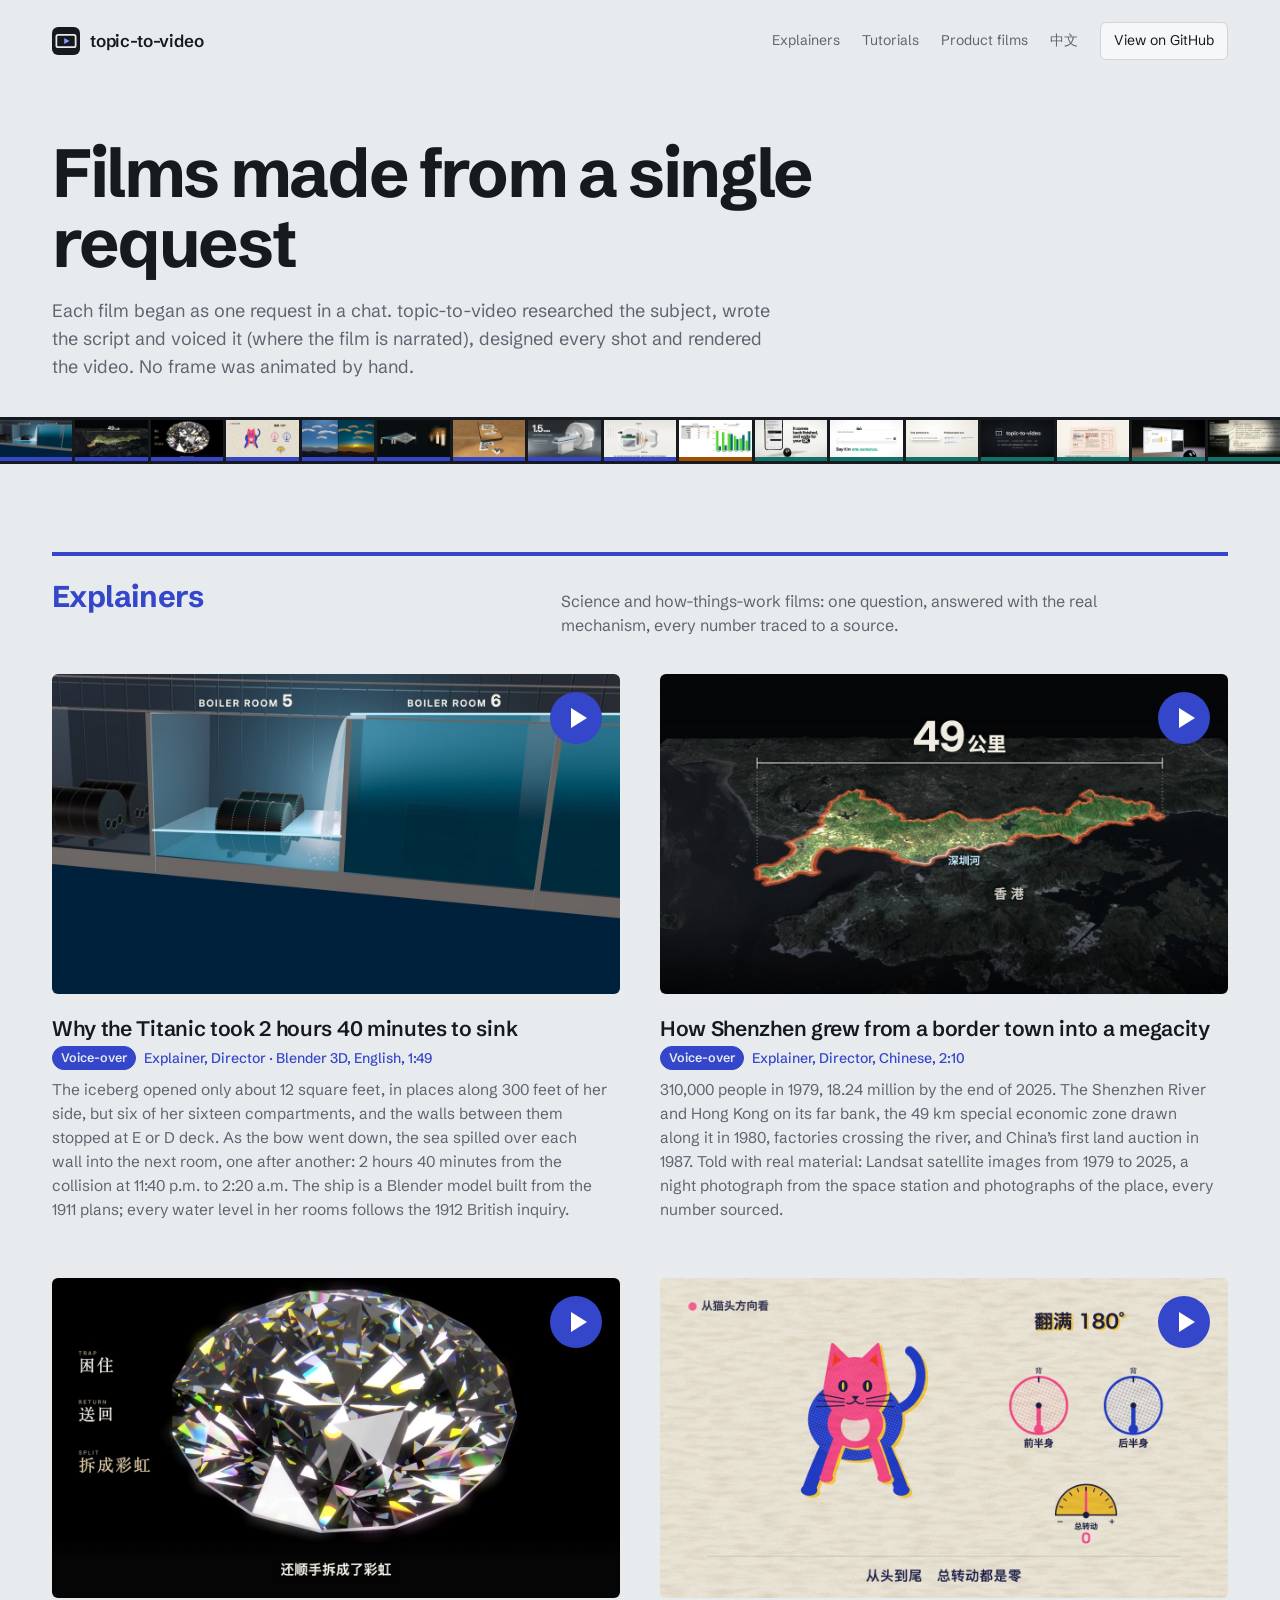
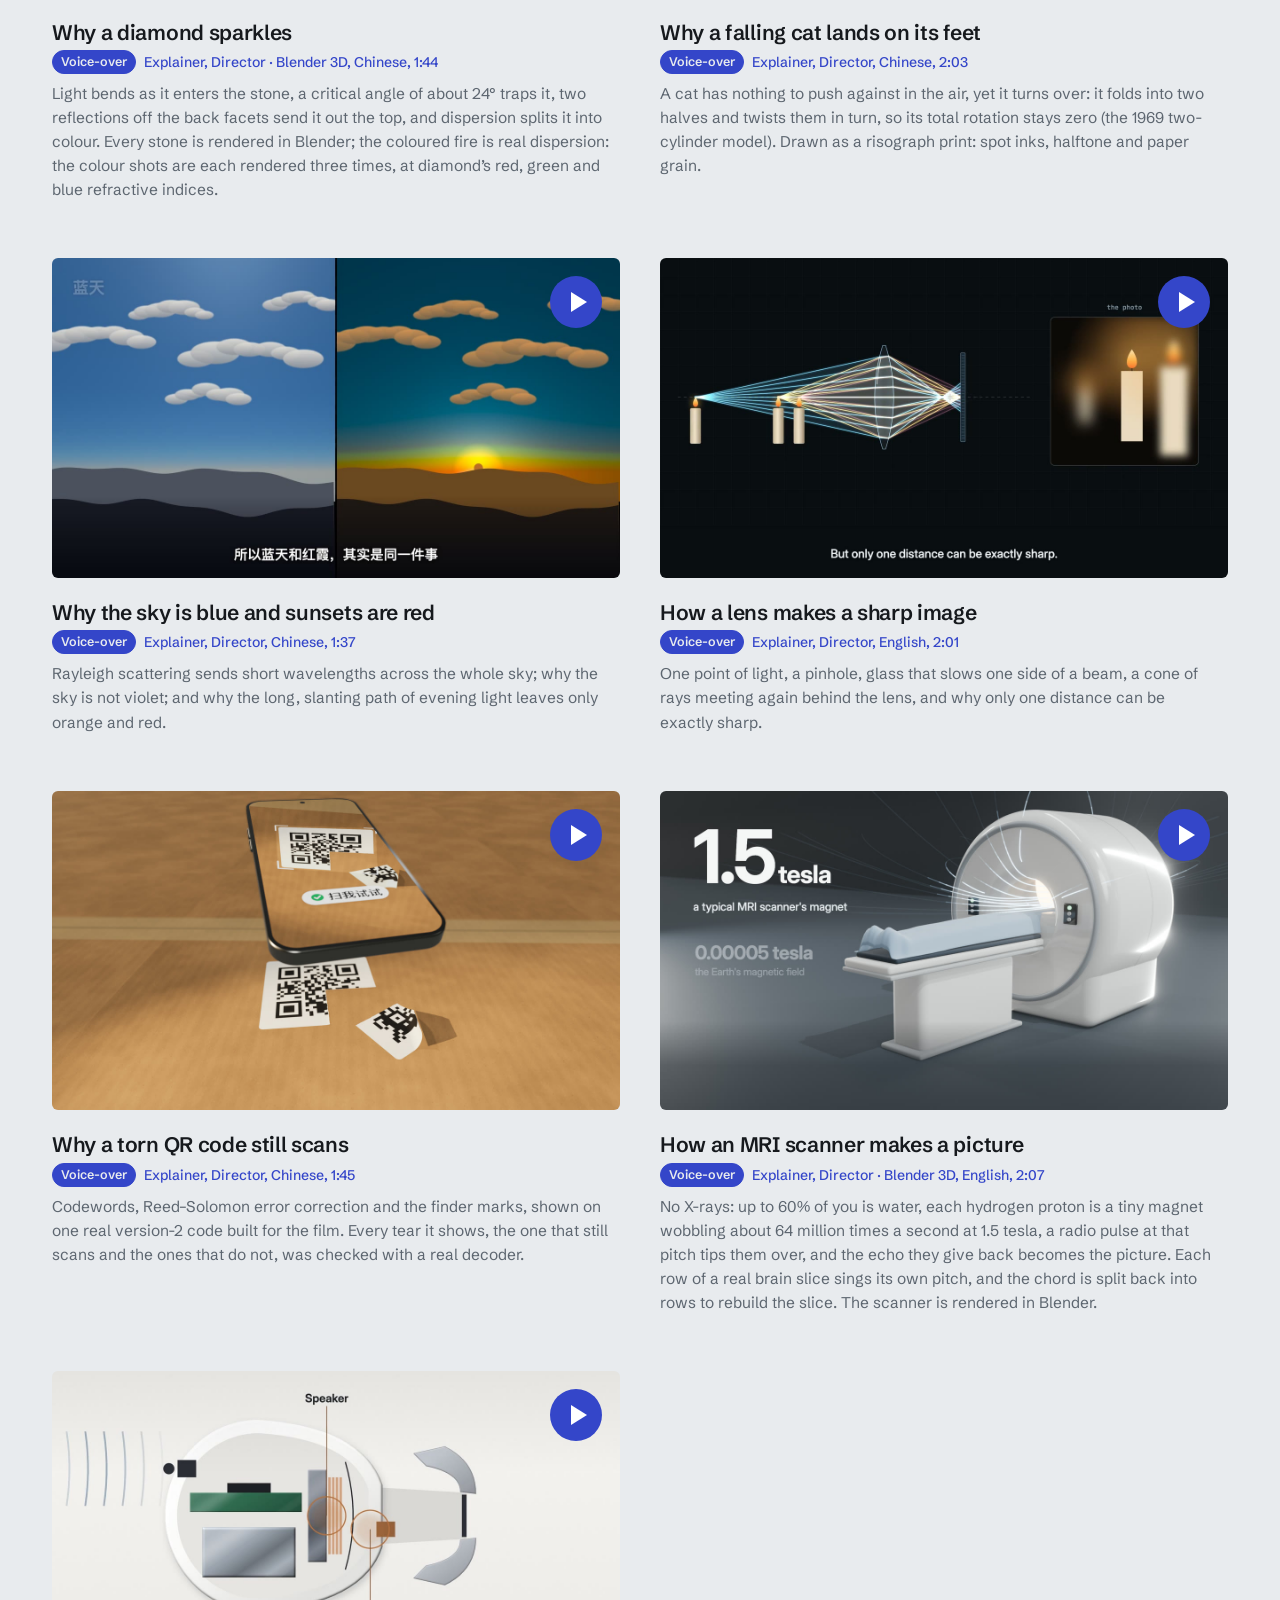
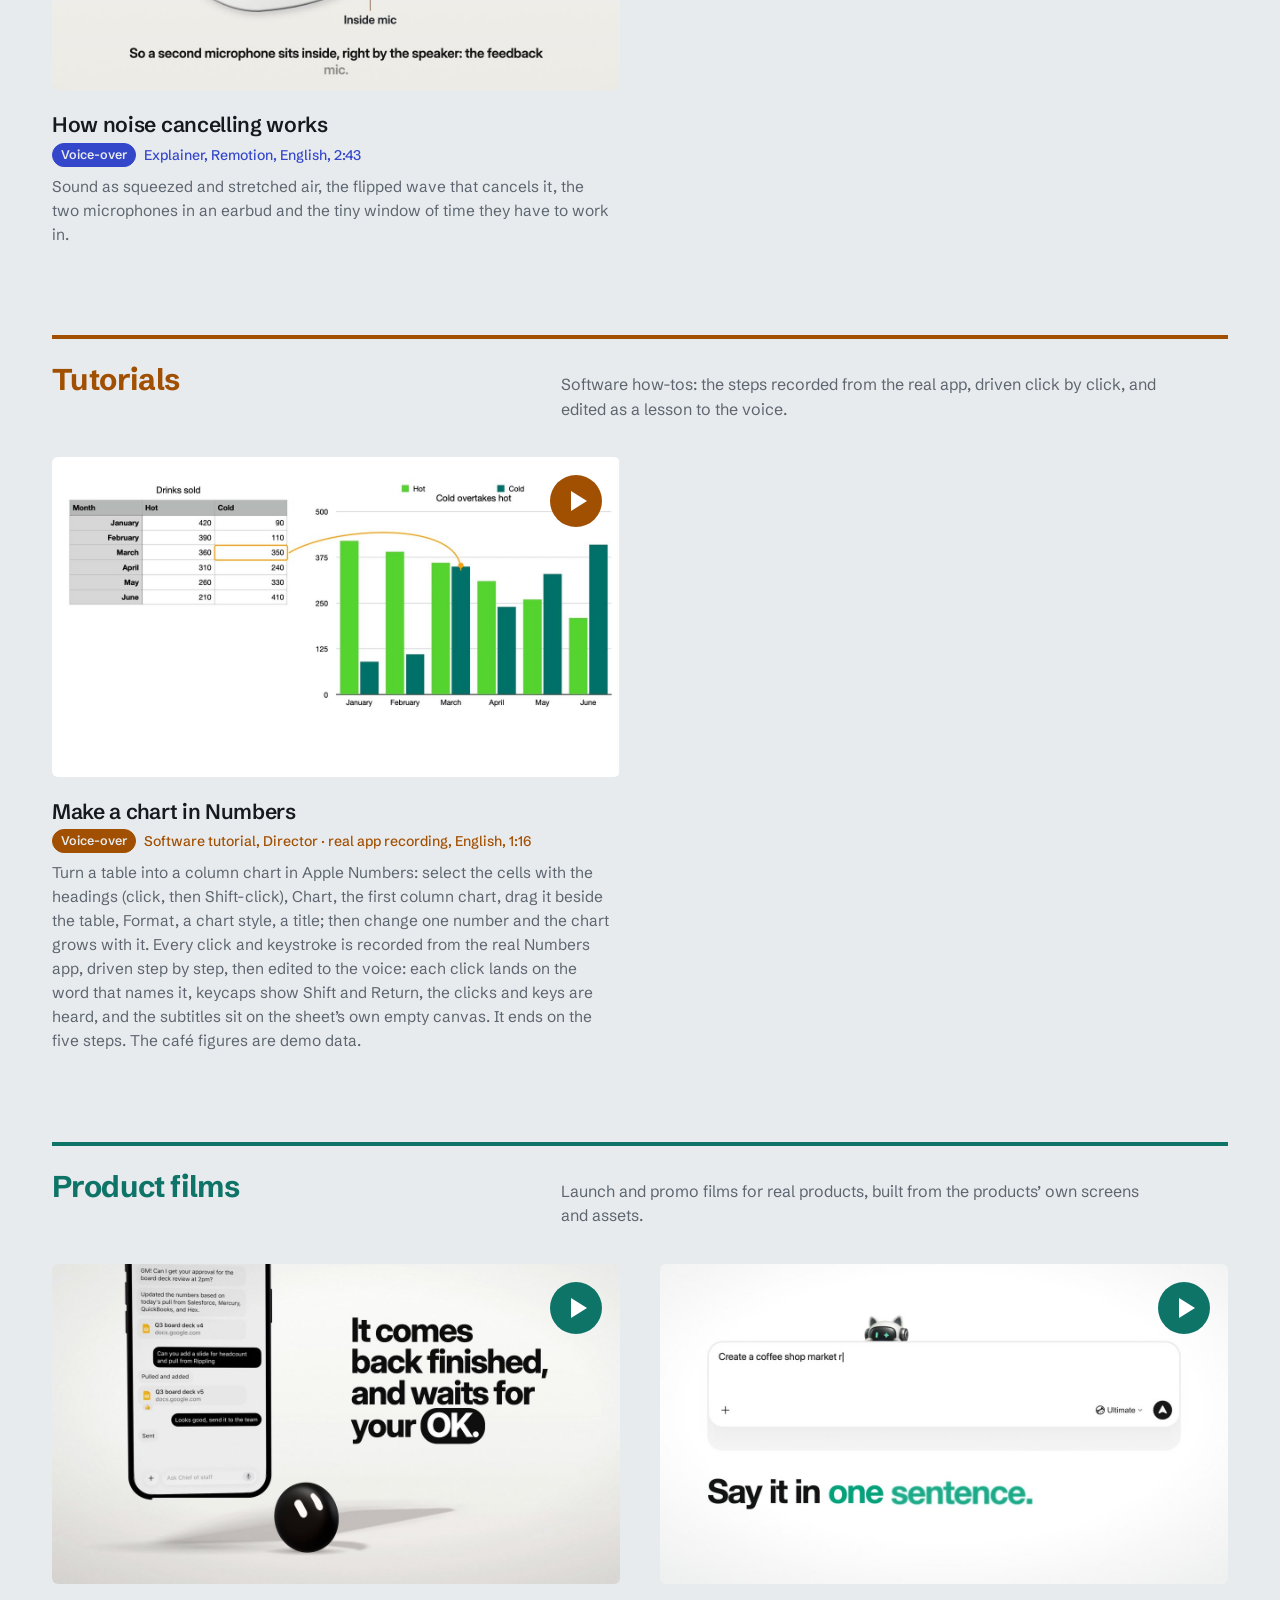
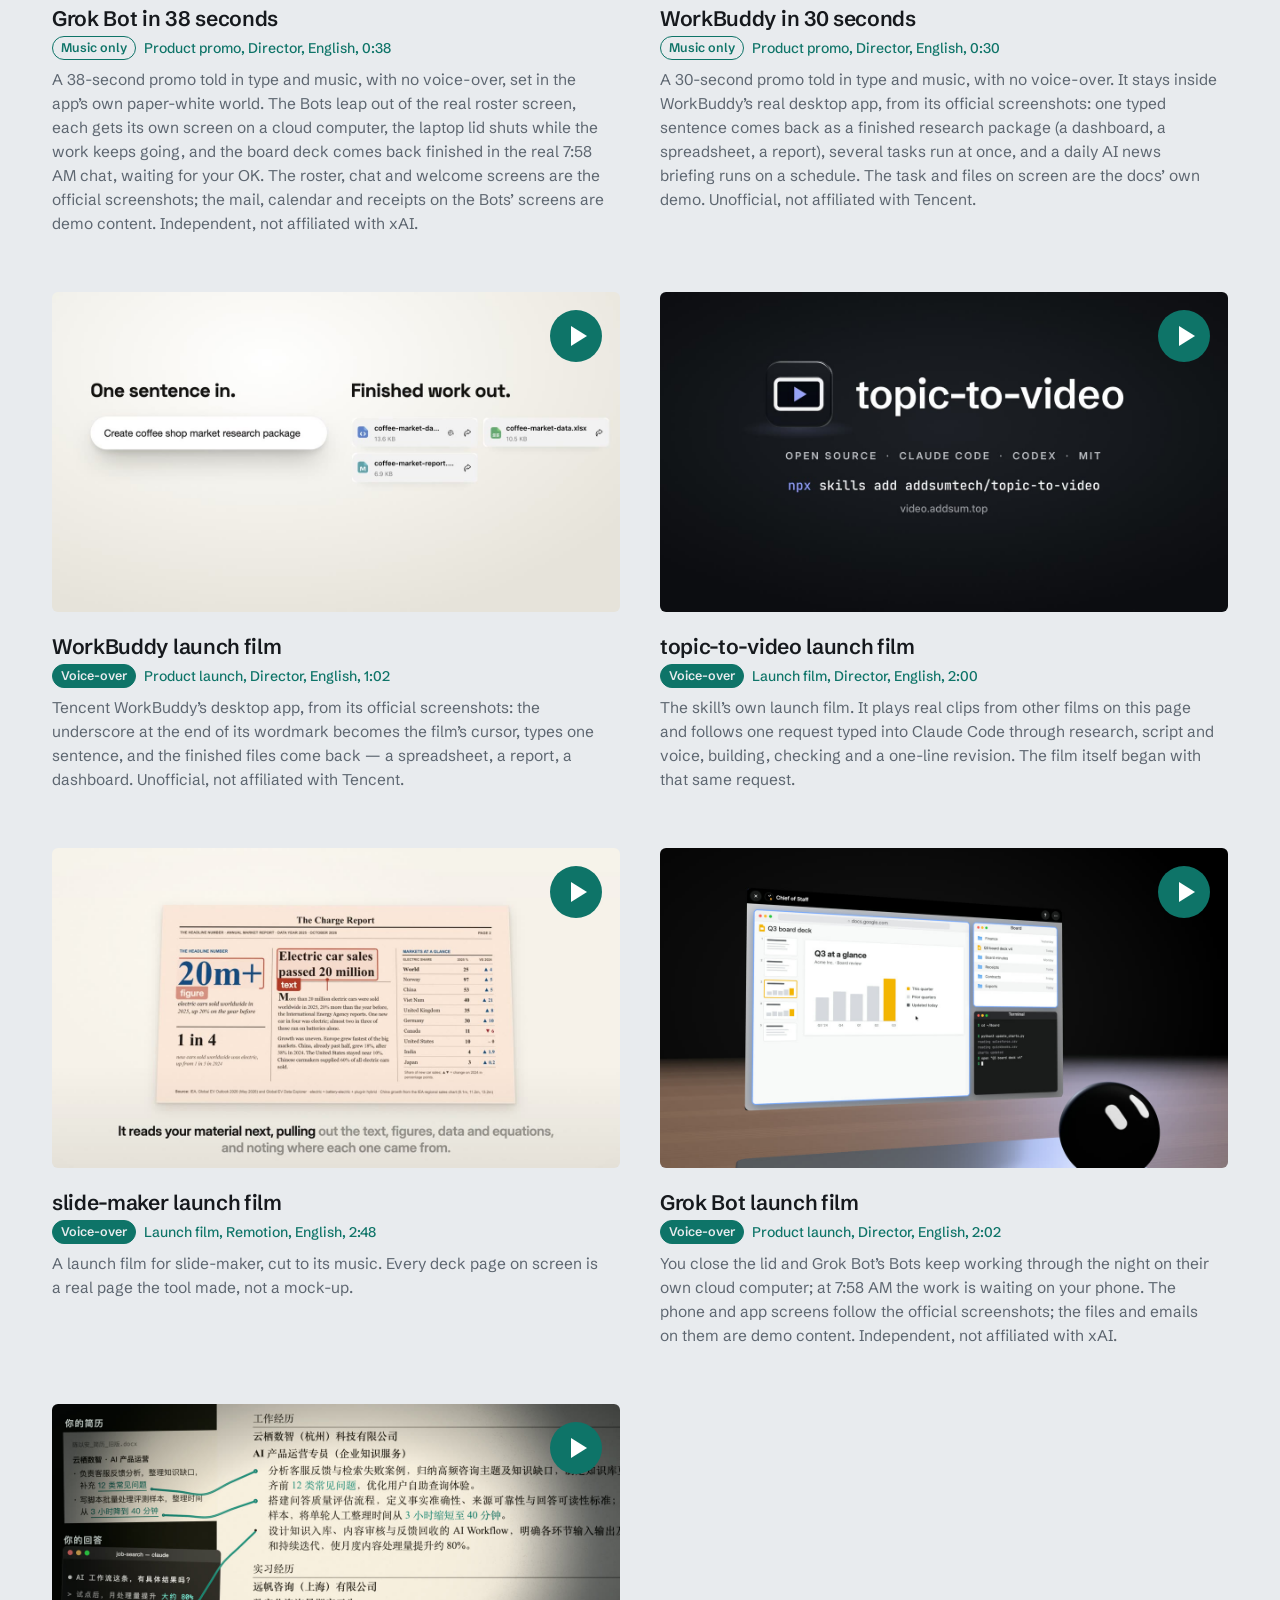
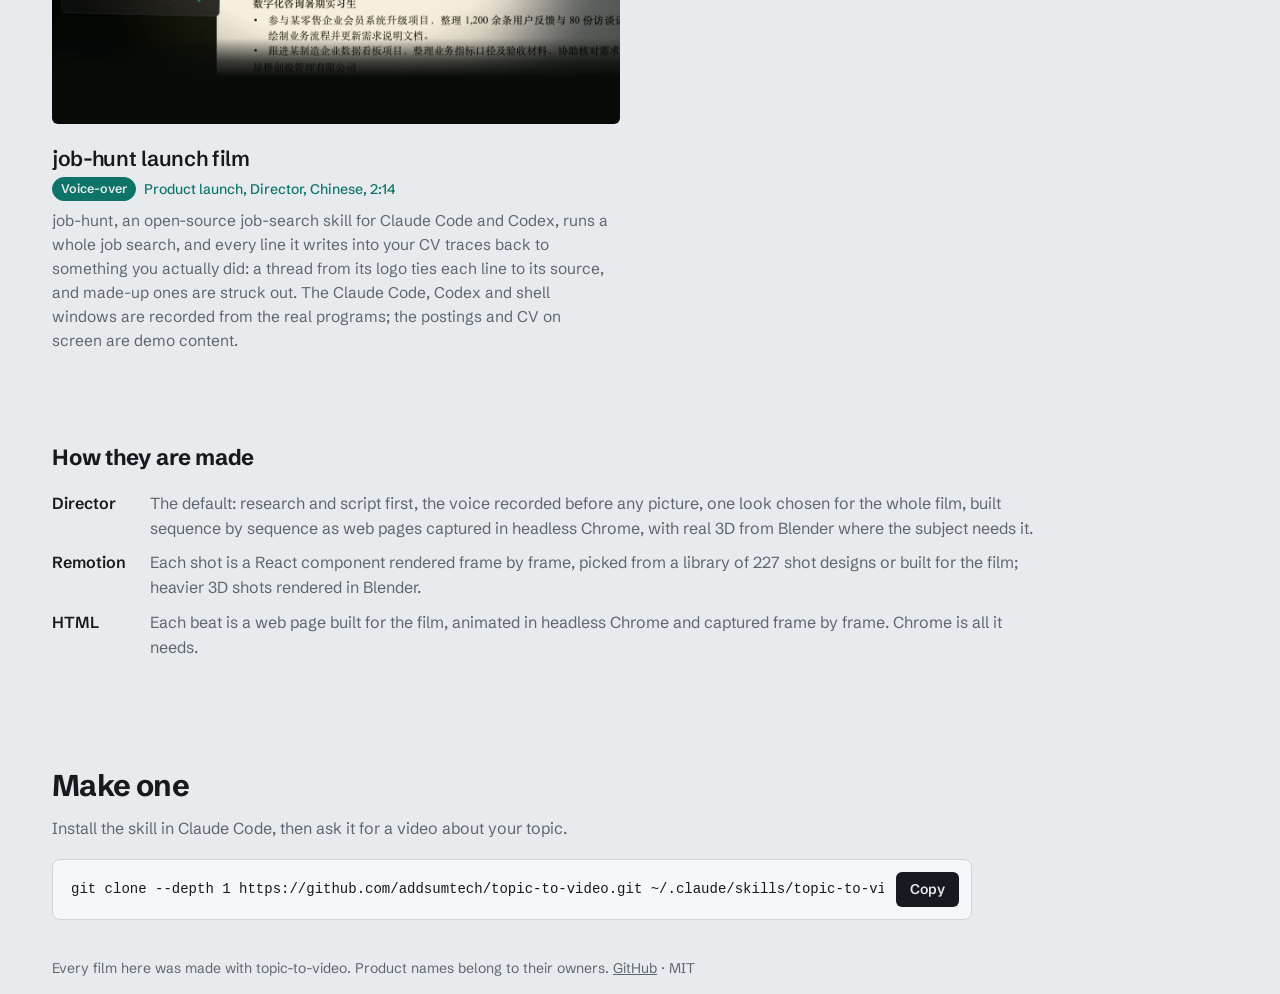
<file: index.html>
<!doctype html>
<html lang="en">
<head>
<meta charset="utf-8">
<meta name="viewport" content="width=device-width, initial-scale=1">
<title>topic-to-video films</title>
<meta name="description" content="17 short films made by topic-to-video, an AI skill that turns a topic into a narrated video.">
<link rel="canonical" href="https://video.addsum.top/">
<link rel="alternate" hreflang="en" href="https://video.addsum.top/">
<link rel="alternate" hreflang="zh-CN" href="https://video.addsum.top/cn/">
<meta property="og:type" content="website">
<meta property="og:title" content="topic-to-video films">
<meta property="og:description" content="17 short films made by topic-to-video, an AI skill that turns a topic into a narrated video.">
<meta property="og:image" content="https://video.addsum.top/posters/titanic-sinking.jpg?v=84f47f66">
<meta name="twitter:card" content="summary_large_image">
<link rel="icon" href="favicon.svg" type="image/svg+xml">
<link rel="preconnect" href="https://fonts.googleapis.com">
<link rel="preconnect" href="https://fonts.gstatic.com" crossorigin>
<link href="https://fonts.googleapis.com/css2?family=Schibsted+Grotesk:wght@400;500;600;700&display=swap" rel="stylesheet">
<link rel="stylesheet" href="site.css">
</head>
<body>
<header class="bar wrap">
  <a class="brand" href="/"><img src="favicon.svg" alt="" width="28" height="28"><span>topic-to-video</span></a>
  <nav>
    <a href="#explainer">Explainers</a><a href="#tutorial">Tutorials</a><a href="#product">Product films</a>
    <a class="lang" href="cn/" hreflang="zh-CN">中文</a>
    <a class="gh" href="https://github.com/addsumtech/topic-to-video">View on GitHub</a>
  </nav>
</header>
<main>
  <div class="intro wrap">
    <h1>Films made from a single request</h1>
    <p class="lede">Each film began as one request in a chat. topic-to-video researched the subject, wrote the script and voiced it (where the film is narrated), designed every shot and rendered the video. No frame was animated by hand.</p>
  </div>
  <nav class="strip" aria-label="Films" style="--n: 17"><a class="frame explainer" href="#titanic-sinking" data-film="titanic-sinking" aria-label="Play: Why the Titanic took 2 hours 40 minutes to sink"><img src="posters/titanic-sinking.jpg?v=84f47f66" alt="" width="1280" height="720" loading="eager"></a>
<a class="frame explainer" href="#shenzhen-border-town" data-film="shenzhen-border-town" aria-label="Play: How Shenzhen grew from a border town into a megacity"><img src="posters/shenzhen-border-town.jpg?v=d1630d3c" alt="" width="1280" height="720" loading="eager"></a>
<a class="frame explainer" href="#diamond-sparkle-3d" data-film="diamond-sparkle-3d" aria-label="Play: Why a diamond sparkles"><img src="posters/diamond-sparkle-3d.jpg?v=61339767" alt="" width="1280" height="720" loading="eager"></a>
<a class="frame explainer" href="#falling-cat" data-film="falling-cat" aria-label="Play: Why a falling cat lands on its feet"><img src="posters/falling-cat.jpg?v=310fdbe5" alt="" width="1280" height="720" loading="eager"></a>
<a class="frame explainer" href="#sky-blue-sunset" data-film="sky-blue-sunset" aria-label="Play: Why the sky is blue and sunsets are red"><img src="posters/sky-blue-sunset.jpg?v=2c7e1d2c" alt="" width="1280" height="720" loading="eager"></a>
<a class="frame explainer" href="#camera-lens" data-film="camera-lens" aria-label="Play: How a lens makes a sharp image"><img src="posters/camera-lens.jpg?v=a3ba185c" alt="" width="1280" height="720" loading="eager"></a>
<a class="frame explainer" href="#qr-torn-corner" data-film="qr-torn-corner" aria-label="Play: Why a torn QR code still scans"><img src="posters/qr-torn-corner.jpg?v=4c7e39ed" alt="" width="1280" height="720" loading="eager"></a>
<a class="frame explainer" href="#mri-explainer" data-film="mri-explainer" aria-label="Play: How an MRI scanner makes a picture"><img src="posters/mri-explainer.jpg?v=e1149588" alt="" width="1280" height="720" loading="eager"></a>
<a class="frame explainer" href="#anc-headphones" data-film="anc-headphones" aria-label="Play: How noise cancelling works"><img src="posters/anc-headphones.jpg?v=d0423178" alt="" width="1280" height="720" loading="eager"></a>
<a class="frame tutorial" href="#numbers-chart-tutorial" data-film="numbers-chart-tutorial" aria-label="Play: Make a chart in Numbers"><img src="posters/numbers-chart-tutorial.jpg?v=06f4d6e6" alt="" width="1280" height="720" loading="eager"></a>
<a class="frame product" href="#grok-bot-promo-38s" data-film="grok-bot-promo-38s" aria-label="Play: Grok Bot in 38 seconds"><img src="posters/grok-bot-promo-38s.jpg?v=79ff604d" alt="" width="1280" height="720" loading="eager"></a>
<a class="frame product" href="#workbuddy-promo-30s" data-film="workbuddy-promo-30s" aria-label="Play: WorkBuddy in 30 seconds"><img src="posters/workbuddy-promo-30s.jpg?v=bf23cd24" alt="" width="1280" height="720" loading="eager"></a>
<a class="frame product" href="#workbuddy-promo" data-film="workbuddy-promo" aria-label="Play: WorkBuddy launch film"><img src="posters/workbuddy-promo.jpg?v=80ecd85a" alt="" width="1280" height="720" loading="eager"></a>
<a class="frame product" href="#topic-to-video-promo" data-film="topic-to-video-promo" aria-label="Play: topic-to-video launch film"><img src="posters/topic-to-video-promo.jpg?v=ef1e4c8d" alt="" width="1280" height="720" loading="eager"></a>
<a class="frame product" href="#slide-maker-promo" data-film="slide-maker-promo" aria-label="Play: slide-maker launch film"><img src="posters/slide-maker-promo.jpg?v=3827391f" alt="" width="1280" height="720" loading="eager"></a>
<a class="frame product" href="#grok-bot-explainer" data-film="grok-bot-explainer" aria-label="Play: Grok Bot launch film"><img src="posters/grok-bot-explainer.jpg?v=2e505055" alt="" width="1280" height="720" loading="eager"></a>
<a class="frame product" href="#job-hunt-promo" data-film="job-hunt-promo" aria-label="Play: job-hunt launch film"><img src="posters/job-hunt-promo.jpg?v=38662429" alt="" width="1280" height="720" loading="eager"></a></nav>
  <div class="wrap"><section class="tier explainer" id="explainer" aria-labelledby="explainer-h"><div class="tier-head"><h2 id="explainer-h">Explainers</h2><p>Science and how-things-work films: one question, answered with the real mechanism, every number traced to a source.</p></div><div class="films"><article class="film" id="titanic-sinking"><button class="poster" type="button" data-film="titanic-sinking" aria-label="Play: Why the Titanic took 2 hours 40 minutes to sink"><img src="posters/titanic-sinking.jpg?v=84f47f66" alt="" width="1280" height="720" loading="lazy"><span class="play" aria-hidden="true"></span></button><h3>Why the Titanic took 2 hours 40 minutes to sink</h3><p class="meta"><span class="tag voice">Voice-over</span>Explainer, Director · Blender 3D, English, 1:49</p><p class="note">The iceberg opened only about 12 square feet, in places along 300 feet of her side, but six of her sixteen compartments, and the walls between them stopped at E or D deck. As the bow went down, the sea spilled over each wall into the next room, one after another: 2 hours 40 minutes from the collision at 11:40 p.m. to 2:20 a.m. The ship is a Blender model built from the 1911 plans; every water level in her rooms follows the 1912 British inquiry.</p></article><article class="film" id="shenzhen-border-town"><button class="poster" type="button" data-film="shenzhen-border-town" aria-label="Play: How Shenzhen grew from a border town into a megacity"><img src="posters/shenzhen-border-town.jpg?v=d1630d3c" alt="" width="1280" height="720" loading="lazy"><span class="play" aria-hidden="true"></span></button><h3>How Shenzhen grew from a border town into a megacity</h3><p class="meta"><span class="tag voice">Voice-over</span>Explainer, Director, Chinese, 2:10</p><p class="note">310,000 people in 1979, 18.24 million by the end of 2025. The Shenzhen River and Hong Kong on its far bank, the 49 km special economic zone drawn along it in 1980, factories crossing the river, and China’s first land auction in 1987. Told with real material: Landsat satellite images from 1979 to 2025, a night photograph from the space station and photographs of the place, every number sourced.</p></article><article class="film" id="diamond-sparkle-3d"><button class="poster" type="button" data-film="diamond-sparkle-3d" aria-label="Play: Why a diamond sparkles"><img src="posters/diamond-sparkle-3d.jpg?v=61339767" alt="" width="1280" height="720" loading="lazy"><span class="play" aria-hidden="true"></span></button><h3>Why a diamond sparkles</h3><p class="meta"><span class="tag voice">Voice-over</span>Explainer, Director · Blender 3D, Chinese, 1:44</p><p class="note">Light bends as it enters the stone, a critical angle of about 24° traps it, two reflections off the back facets send it out the top, and dispersion splits it into colour. Every stone is rendered in Blender; the coloured fire is real dispersion: the colour shots are each rendered three times, at diamond’s red, green and blue refractive indices.</p></article><article class="film" id="falling-cat"><button class="poster" type="button" data-film="falling-cat" aria-label="Play: Why a falling cat lands on its feet"><img src="posters/falling-cat.jpg?v=310fdbe5" alt="" width="1280" height="720" loading="lazy"><span class="play" aria-hidden="true"></span></button><h3>Why a falling cat lands on its feet</h3><p class="meta"><span class="tag voice">Voice-over</span>Explainer, Director, Chinese, 2:03</p><p class="note">A cat has nothing to push against in the air, yet it turns over: it folds into two halves and twists them in turn, so its total rotation stays zero (the 1969 two-cylinder model). Drawn as a risograph print: spot inks, halftone and paper grain.</p></article><article class="film" id="sky-blue-sunset"><button class="poster" type="button" data-film="sky-blue-sunset" aria-label="Play: Why the sky is blue and sunsets are red"><img src="posters/sky-blue-sunset.jpg?v=2c7e1d2c" alt="" width="1280" height="720" loading="lazy"><span class="play" aria-hidden="true"></span></button><h3>Why the sky is blue and sunsets are red</h3><p class="meta"><span class="tag voice">Voice-over</span>Explainer, Director, Chinese, 1:37</p><p class="note">Rayleigh scattering sends short wavelengths across the whole sky; why the sky is not violet; and why the long, slanting path of evening light leaves only orange and red.</p></article><article class="film" id="camera-lens"><button class="poster" type="button" data-film="camera-lens" aria-label="Play: How a lens makes a sharp image"><img src="posters/camera-lens.jpg?v=a3ba185c" alt="" width="1280" height="720" loading="lazy"><span class="play" aria-hidden="true"></span></button><h3>How a lens makes a sharp image</h3><p class="meta"><span class="tag voice">Voice-over</span>Explainer, Director, English, 2:01</p><p class="note">One point of light, a pinhole, glass that slows one side of a beam, a cone of rays meeting again behind the lens, and why only one distance can be exactly sharp.</p></article><article class="film" id="qr-torn-corner"><button class="poster" type="button" data-film="qr-torn-corner" aria-label="Play: Why a torn QR code still scans"><img src="posters/qr-torn-corner.jpg?v=4c7e39ed" alt="" width="1280" height="720" loading="lazy"><span class="play" aria-hidden="true"></span></button><h3>Why a torn QR code still scans</h3><p class="meta"><span class="tag voice">Voice-over</span>Explainer, Director, Chinese, 1:45</p><p class="note">Codewords, Reed–Solomon error correction and the finder marks, shown on one real version-2 code built for the film. Every tear it shows, the one that still scans and the ones that do not, was checked with a real decoder.</p></article><article class="film" id="mri-explainer"><button class="poster" type="button" data-film="mri-explainer" aria-label="Play: How an MRI scanner makes a picture"><img src="posters/mri-explainer.jpg?v=e1149588" alt="" width="1280" height="720" loading="lazy"><span class="play" aria-hidden="true"></span></button><h3>How an MRI scanner makes a picture</h3><p class="meta"><span class="tag voice">Voice-over</span>Explainer, Director · Blender 3D, English, 2:07</p><p class="note">No X-rays: up to 60% of you is water, each hydrogen proton is a tiny magnet wobbling about 64 million times a second at 1.5 tesla, a radio pulse at that pitch tips them over, and the echo they give back becomes the picture. Each row of a real brain slice sings its own pitch, and the chord is split back into rows to rebuild the slice. The scanner is rendered in Blender.</p></article><article class="film" id="anc-headphones"><button class="poster" type="button" data-film="anc-headphones" aria-label="Play: How noise cancelling works"><img src="posters/anc-headphones.jpg?v=d0423178" alt="" width="1280" height="720" loading="lazy"><span class="play" aria-hidden="true"></span></button><h3>How noise cancelling works</h3><p class="meta"><span class="tag voice">Voice-over</span>Explainer, Remotion, English, 2:43</p><p class="note">Sound as squeezed and stretched air, the flipped wave that cancels it, the two microphones in an earbud and the tiny window of time they have to work in.</p></article></div></section><section class="tier tutorial" id="tutorial" aria-labelledby="tutorial-h"><div class="tier-head"><h2 id="tutorial-h">Tutorials</h2><p>Software how-tos: the steps recorded from the real app, driven click by click, and edited as a lesson to the voice.</p></div><div class="films"><article class="film" id="numbers-chart-tutorial"><button class="poster" type="button" data-film="numbers-chart-tutorial" aria-label="Play: Make a chart in Numbers"><img src="posters/numbers-chart-tutorial.jpg?v=06f4d6e6" alt="" width="1280" height="720" loading="lazy"><span class="play" aria-hidden="true"></span></button><h3>Make a chart in Numbers</h3><p class="meta"><span class="tag voice">Voice-over</span>Software tutorial, Director · real app recording, English, 1:16</p><p class="note">Turn a table into a column chart in Apple Numbers: select the cells with the headings (click, then Shift-click), Chart, the first column chart, drag it beside the table, Format, a chart style, a title; then change one number and the chart grows with it. Every click and keystroke is recorded from the real Numbers app, driven step by step, then edited to the voice: each click lands on the word that names it, keycaps show Shift and Return, the clicks and keys are heard, and the subtitles sit on the sheet’s own empty canvas. It ends on the five steps. The café figures are demo data.</p></article></div></section><section class="tier product" id="product" aria-labelledby="product-h"><div class="tier-head"><h2 id="product-h">Product films</h2><p>Launch and promo films for real products, built from the products’ own screens and assets.</p></div><div class="films"><article class="film" id="grok-bot-promo-38s"><button class="poster" type="button" data-film="grok-bot-promo-38s" aria-label="Play: Grok Bot in 38 seconds"><img src="posters/grok-bot-promo-38s.jpg?v=79ff604d" alt="" width="1280" height="720" loading="lazy"><span class="play" aria-hidden="true"></span></button><h3>Grok Bot in 38 seconds</h3><p class="meta"><span class="tag music">Music only</span>Product promo, Director, English, 0:38</p><p class="note">A 38-second promo told in type and music, with no voice-over, set in the app’s own paper-white world. The Bots leap out of the real roster screen, each gets its own screen on a cloud computer, the laptop lid shuts while the work keeps going, and the board deck comes back finished in the real 7:58 AM chat, waiting for your OK. The roster, chat and welcome screens are the official screenshots; the mail, calendar and receipts on the Bots’ screens are demo content. Independent, not affiliated with xAI.</p></article><article class="film" id="workbuddy-promo-30s"><button class="poster" type="button" data-film="workbuddy-promo-30s" aria-label="Play: WorkBuddy in 30 seconds"><img src="posters/workbuddy-promo-30s.jpg?v=bf23cd24" alt="" width="1280" height="720" loading="lazy"><span class="play" aria-hidden="true"></span></button><h3>WorkBuddy in 30 seconds</h3><p class="meta"><span class="tag music">Music only</span>Product promo, Director, English, 0:30</p><p class="note">A 30-second promo told in type and music, with no voice-over. It stays inside WorkBuddy’s real desktop app, from its official screenshots: one typed sentence comes back as a finished research package (a dashboard, a spreadsheet, a report), several tasks run at once, and a daily AI news briefing runs on a schedule. The task and files on screen are the docs’ own demo. Unofficial, not affiliated with Tencent.</p></article><article class="film" id="workbuddy-promo"><button class="poster" type="button" data-film="workbuddy-promo" aria-label="Play: WorkBuddy launch film"><img src="posters/workbuddy-promo.jpg?v=80ecd85a" alt="" width="1280" height="720" loading="lazy"><span class="play" aria-hidden="true"></span></button><h3>WorkBuddy launch film</h3><p class="meta"><span class="tag voice">Voice-over</span>Product launch, Director, English, 1:02</p><p class="note">Tencent WorkBuddy’s desktop app, from its official screenshots: the underscore at the end of its wordmark becomes the film’s cursor, types one sentence, and the finished files come back — a spreadsheet, a report, a dashboard. Unofficial, not affiliated with Tencent.</p></article><article class="film" id="topic-to-video-promo"><button class="poster" type="button" data-film="topic-to-video-promo" aria-label="Play: topic-to-video launch film"><img src="posters/topic-to-video-promo.jpg?v=ef1e4c8d" alt="" width="1280" height="720" loading="lazy"><span class="play" aria-hidden="true"></span></button><h3>topic-to-video launch film</h3><p class="meta"><span class="tag voice">Voice-over</span>Launch film, Director, English, 2:00</p><p class="note">The skill’s own launch film. It plays real clips from other films on this page and follows one request typed into Claude Code through research, script and voice, building, checking and a one-line revision. The film itself began with that same request.</p></article><article class="film" id="slide-maker-promo"><button class="poster" type="button" data-film="slide-maker-promo" aria-label="Play: slide-maker launch film"><img src="posters/slide-maker-promo.jpg?v=3827391f" alt="" width="1280" height="720" loading="lazy"><span class="play" aria-hidden="true"></span></button><h3>slide-maker launch film</h3><p class="meta"><span class="tag voice">Voice-over</span>Launch film, Remotion, English, 2:48</p><p class="note">A launch film for slide-maker, cut to its music. Every deck page on screen is a real page the tool made, not a mock-up.</p></article><article class="film" id="grok-bot-explainer"><button class="poster" type="button" data-film="grok-bot-explainer" aria-label="Play: Grok Bot launch film"><img src="posters/grok-bot-explainer.jpg?v=2e505055" alt="" width="1280" height="720" loading="lazy"><span class="play" aria-hidden="true"></span></button><h3>Grok Bot launch film</h3><p class="meta"><span class="tag voice">Voice-over</span>Product launch, Director, English, 2:02</p><p class="note">You close the lid and Grok Bot’s Bots keep working through the night on their own cloud computer; at 7:58 AM the work is waiting on your phone. The phone and app screens follow the official screenshots; the files and emails on them are demo content. Independent, not affiliated with xAI.</p></article><article class="film" id="job-hunt-promo"><button class="poster" type="button" data-film="job-hunt-promo" aria-label="Play: job-hunt launch film"><img src="posters/job-hunt-promo.jpg?v=38662429" alt="" width="1280" height="720" loading="lazy"><span class="play" aria-hidden="true"></span></button><h3>job-hunt launch film</h3><p class="meta"><span class="tag voice">Voice-over</span>Product launch, Director, Chinese, 2:14</p><p class="note">job-hunt, an open-source job-search skill for Claude Code and Codex, runs a whole job search, and every line it writes into your CV traces back to something you actually did: a thread from its logo ties each line to its source, and made-up ones are struck out. The Claude Code, Codex and shell windows are recorded from the real programs; the postings and CV on screen are demo content.</p></article></div></section></div>
  <section class="how wrap" aria-labelledby="how-h">
    <h2 id="how-h">How they are made</h2>
    <dl><dt>Director</dt><dd>The default: research and script first, the voice recorded before any picture, one look chosen for the whole film, built sequence by sequence as web pages captured in headless Chrome, with real 3D from Blender where the subject needs it.</dd><dt>Remotion</dt><dd>Each shot is a React component rendered frame by frame, picked from a library of 227 shot designs or built for the film; heavier 3D shots rendered in Blender.</dd><dt>HTML</dt><dd>Each beat is a web page built for the film, animated in headless Chrome and captured frame by frame. Chrome is all it needs.</dd></dl>
  </section>
  <section class="make wrap" aria-labelledby="make-h">
    <h2 id="make-h">Make one</h2>
    <p>Install the skill in Claude Code, then ask it for a video about your topic.</p>
    <div class="cmd"><code>git clone --depth 1 https://github.com/addsumtech/topic-to-video.git ~/.claude/skills/topic-to-video</code><button type="button" class="copy" data-done="Copied">Copy</button></div>
  </section>
</main>
<footer class="wrap"><p>Every film here was made with topic-to-video. Product names belong to their owners. <a href="https://github.com/addsumtech/topic-to-video">GitHub</a> · MIT</p></footer>
<dialog class="player" aria-labelledby="player-title">
  <div class="screen"><video controls playsinline preload="none"></video></div>
  <div class="caption"><h2 id="player-title"></h2><p></p>
  <button type="button" class="close">Close</button></div>
</dialog>
<script>window.FILMS = {"titanic-sinking": {"title": "Why the Titanic took 2 hours 40 minutes to sink", "note": "The iceberg opened only about 12 square feet, in places along 300 feet of her side, but six of her sixteen compartments, and the walls between them stopped at E or D deck. As the bow went down, the sea spilled over each wall into the next room, one after another: 2 hours 40 minutes from the collision at 11:40 p.m. to 2:20 a.m. The ship is a Blender model built from the 1911 plans; every water level in her rooms follows the 1912 British inquiry.", "src": "films/titanic-sinking.mp4?v=e64c5ab0", "poster": "posters/titanic-sinking.jpg?v=84f47f66"}, "shenzhen-border-town": {"title": "How Shenzhen grew from a border town into a megacity", "note": "310,000 people in 1979, 18.24 million by the end of 2025. The Shenzhen River and Hong Kong on its far bank, the 49 km special economic zone drawn along it in 1980, factories crossing the river, and China’s first land auction in 1987. Told with real material: Landsat satellite images from 1979 to 2025, a night photograph from the space station and photographs of the place, every number sourced.", "src": "films/shenzhen-border-town.mp4?v=1897809a", "poster": "posters/shenzhen-border-town.jpg?v=d1630d3c"}, "diamond-sparkle-3d": {"title": "Why a diamond sparkles", "note": "Light bends as it enters the stone, a critical angle of about 24° traps it, two reflections off the back facets send it out the top, and dispersion splits it into colour. Every stone is rendered in Blender; the coloured fire is real dispersion: the colour shots are each rendered three times, at diamond’s red, green and blue refractive indices.", "src": "films/diamond-sparkle-3d.mp4?v=d024de92", "poster": "posters/diamond-sparkle-3d.jpg?v=61339767"}, "falling-cat": {"title": "Why a falling cat lands on its feet", "note": "A cat has nothing to push against in the air, yet it turns over: it folds into two halves and twists them in turn, so its total rotation stays zero (the 1969 two-cylinder model). Drawn as a risograph print: spot inks, halftone and paper grain.", "src": "films/falling-cat.mp4?v=8da2a61b", "poster": "posters/falling-cat.jpg?v=310fdbe5"}, "sky-blue-sunset": {"title": "Why the sky is blue and sunsets are red", "note": "Rayleigh scattering sends short wavelengths across the whole sky; why the sky is not violet; and why the long, slanting path of evening light leaves only orange and red.", "src": "films/sky-blue-sunset.mp4?v=1abcbdfa", "poster": "posters/sky-blue-sunset.jpg?v=2c7e1d2c"}, "camera-lens": {"title": "How a lens makes a sharp image", "note": "One point of light, a pinhole, glass that slows one side of a beam, a cone of rays meeting again behind the lens, and why only one distance can be exactly sharp.", "src": "films/camera-lens.mp4?v=78d76470", "poster": "posters/camera-lens.jpg?v=a3ba185c"}, "qr-torn-corner": {"title": "Why a torn QR code still scans", "note": "Codewords, Reed–Solomon error correction and the finder marks, shown on one real version-2 code built for the film. Every tear it shows, the one that still scans and the ones that do not, was checked with a real decoder.", "src": "films/qr-torn-corner.mp4?v=53596d59", "poster": "posters/qr-torn-corner.jpg?v=4c7e39ed"}, "mri-explainer": {"title": "How an MRI scanner makes a picture", "note": "No X-rays: up to 60% of you is water, each hydrogen proton is a tiny magnet wobbling about 64 million times a second at 1.5 tesla, a radio pulse at that pitch tips them over, and the echo they give back becomes the picture. Each row of a real brain slice sings its own pitch, and the chord is split back into rows to rebuild the slice. The scanner is rendered in Blender.", "src": "films/mri-explainer.mp4?v=69eb5b3f", "poster": "posters/mri-explainer.jpg?v=e1149588"}, "anc-headphones": {"title": "How noise cancelling works", "note": "Sound as squeezed and stretched air, the flipped wave that cancels it, the two microphones in an earbud and the tiny window of time they have to work in.", "src": "films/anc-headphones.mp4?v=1efedce9", "poster": "posters/anc-headphones.jpg?v=d0423178"}, "numbers-chart-tutorial": {"title": "Make a chart in Numbers", "note": "Turn a table into a column chart in Apple Numbers: select the cells with the headings (click, then Shift-click), Chart, the first column chart, drag it beside the table, Format, a chart style, a title; then change one number and the chart grows with it. Every click and keystroke is recorded from the real Numbers app, driven step by step, then edited to the voice: each click lands on the word that names it, keycaps show Shift and Return, the clicks and keys are heard, and the subtitles sit on the sheet’s own empty canvas. It ends on the five steps. The café figures are demo data.", "src": "films/numbers-chart-tutorial.mp4?v=53b77726", "poster": "posters/numbers-chart-tutorial.jpg?v=06f4d6e6"}, "grok-bot-promo-38s": {"title": "Grok Bot in 38 seconds", "note": "A 38-second promo told in type and music, with no voice-over, set in the app’s own paper-white world. The Bots leap out of the real roster screen, each gets its own screen on a cloud computer, the laptop lid shuts while the work keeps going, and the board deck comes back finished in the real 7:58 AM chat, waiting for your OK. The roster, chat and welcome screens are the official screenshots; the mail, calendar and receipts on the Bots’ screens are demo content. Independent, not affiliated with xAI.", "src": "films/grok-bot-promo-38s.mp4?v=3fc356a1", "poster": "posters/grok-bot-promo-38s.jpg?v=79ff604d"}, "workbuddy-promo-30s": {"title": "WorkBuddy in 30 seconds", "note": "A 30-second promo told in type and music, with no voice-over. It stays inside WorkBuddy’s real desktop app, from its official screenshots: one typed sentence comes back as a finished research package (a dashboard, a spreadsheet, a report), several tasks run at once, and a daily AI news briefing runs on a schedule. The task and files on screen are the docs’ own demo. Unofficial, not affiliated with Tencent.", "src": "films/workbuddy-promo-30s.mp4?v=dd73f4c9", "poster": "posters/workbuddy-promo-30s.jpg?v=bf23cd24"}, "workbuddy-promo": {"title": "WorkBuddy launch film", "note": "Tencent WorkBuddy’s desktop app, from its official screenshots: the underscore at the end of its wordmark becomes the film’s cursor, types one sentence, and the finished files come back — a spreadsheet, a report, a dashboard. Unofficial, not affiliated with Tencent.", "src": "films/workbuddy-promo.mp4?v=c67adeae", "poster": "posters/workbuddy-promo.jpg?v=80ecd85a"}, "topic-to-video-promo": {"title": "topic-to-video launch film", "note": "The skill’s own launch film. It plays real clips from other films on this page and follows one request typed into Claude Code through research, script and voice, building, checking and a one-line revision. The film itself began with that same request.", "src": "films/topic-to-video-promo.mp4?v=ed03a1b8", "poster": "posters/topic-to-video-promo.jpg?v=ef1e4c8d"}, "slide-maker-promo": {"title": "slide-maker launch film", "note": "A launch film for slide-maker, cut to its music. Every deck page on screen is a real page the tool made, not a mock-up.", "src": "films/slide-maker-promo.mp4?v=7106f4c9", "poster": "posters/slide-maker-promo.jpg?v=3827391f"}, "grok-bot-explainer": {"title": "Grok Bot launch film", "note": "You close the lid and Grok Bot’s Bots keep working through the night on their own cloud computer; at 7:58 AM the work is waiting on your phone. The phone and app screens follow the official screenshots; the files and emails on them are demo content. Independent, not affiliated with xAI.", "src": "films/grok-bot-explainer.mp4?v=8d29406d", "poster": "posters/grok-bot-explainer.jpg?v=2e505055"}, "job-hunt-promo": {"title": "job-hunt launch film", "note": "job-hunt, an open-source job-search skill for Claude Code and Codex, runs a whole job search, and every line it writes into your CV traces back to something you actually did: a thread from its logo ties each line to its source, and made-up ones are struck out. The Claude Code, Codex and shell windows are recorded from the real programs; the postings and CV on screen are demo content.", "src": "films/job-hunt-promo.mp4?v=a214367b", "poster": "posters/job-hunt-promo.jpg?v=38662429"}};</script>
<script src="site.js"></script>
</body>
</html>
</file>
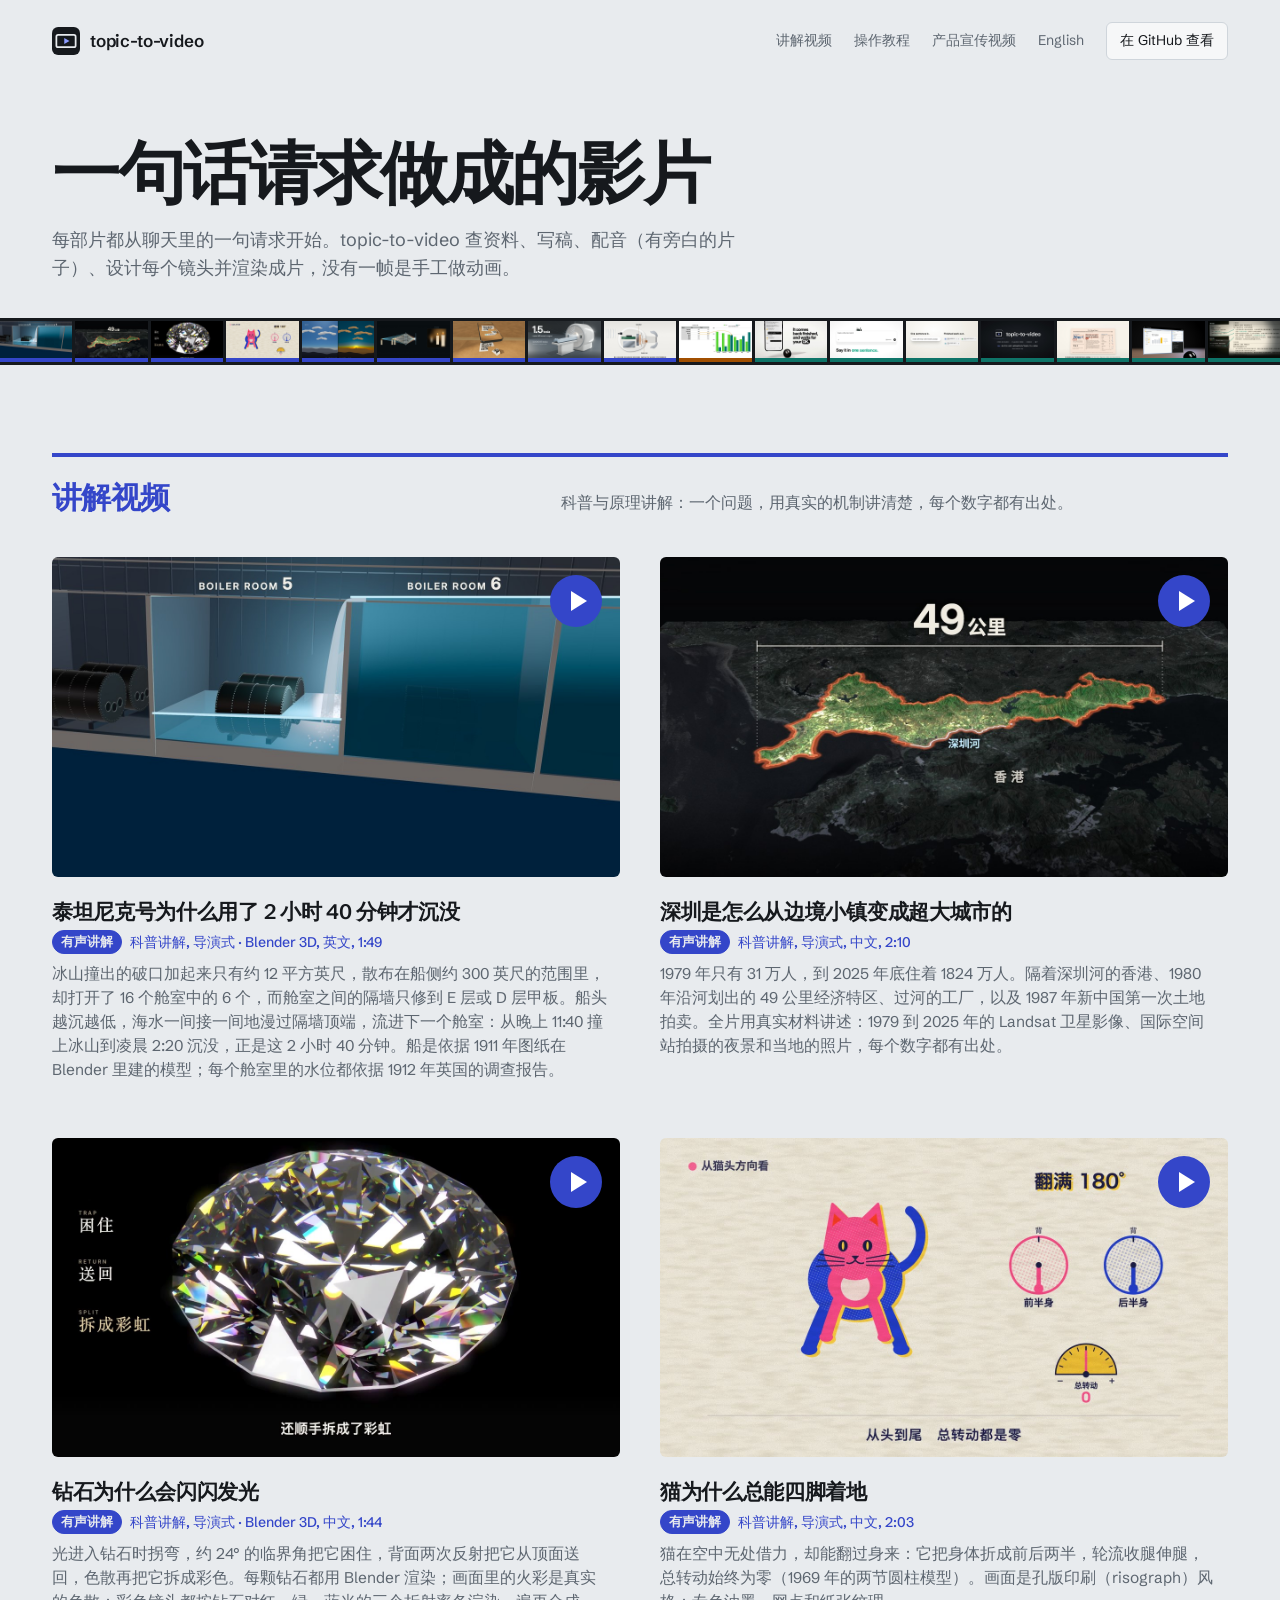
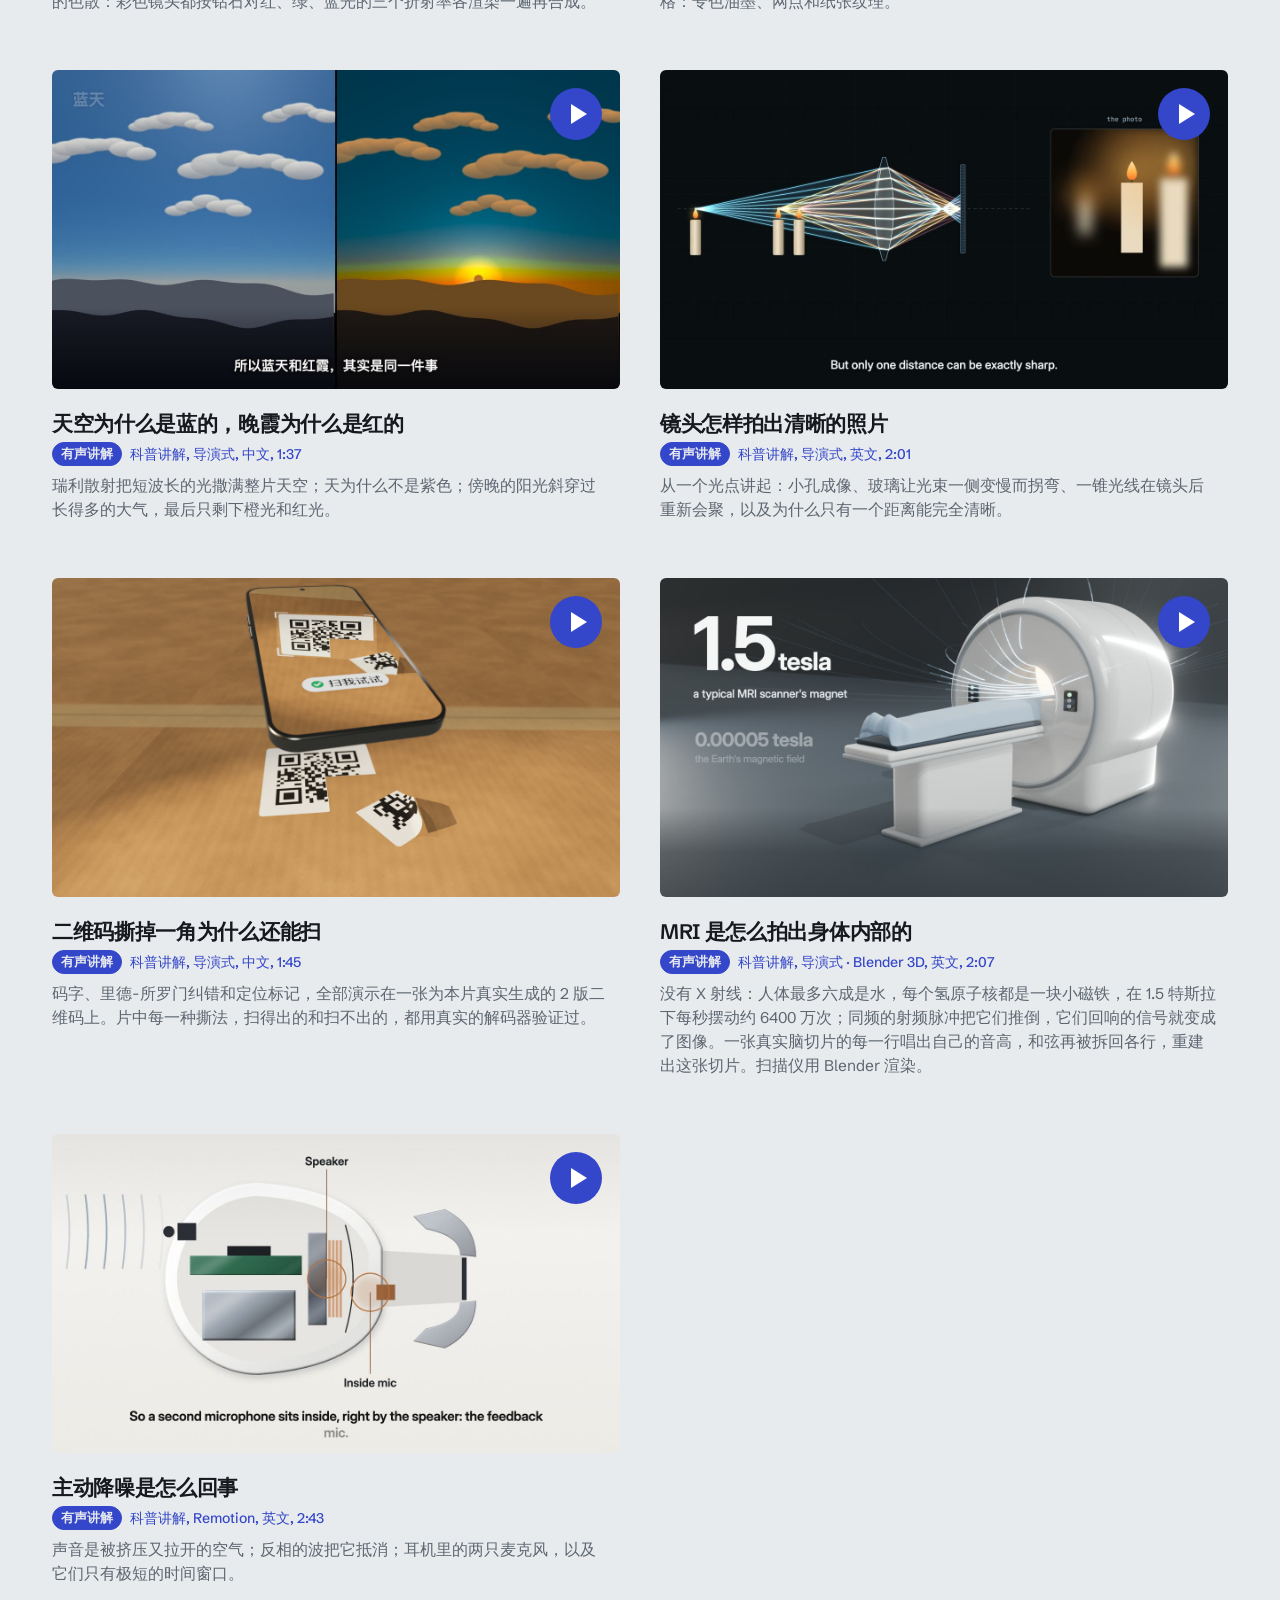
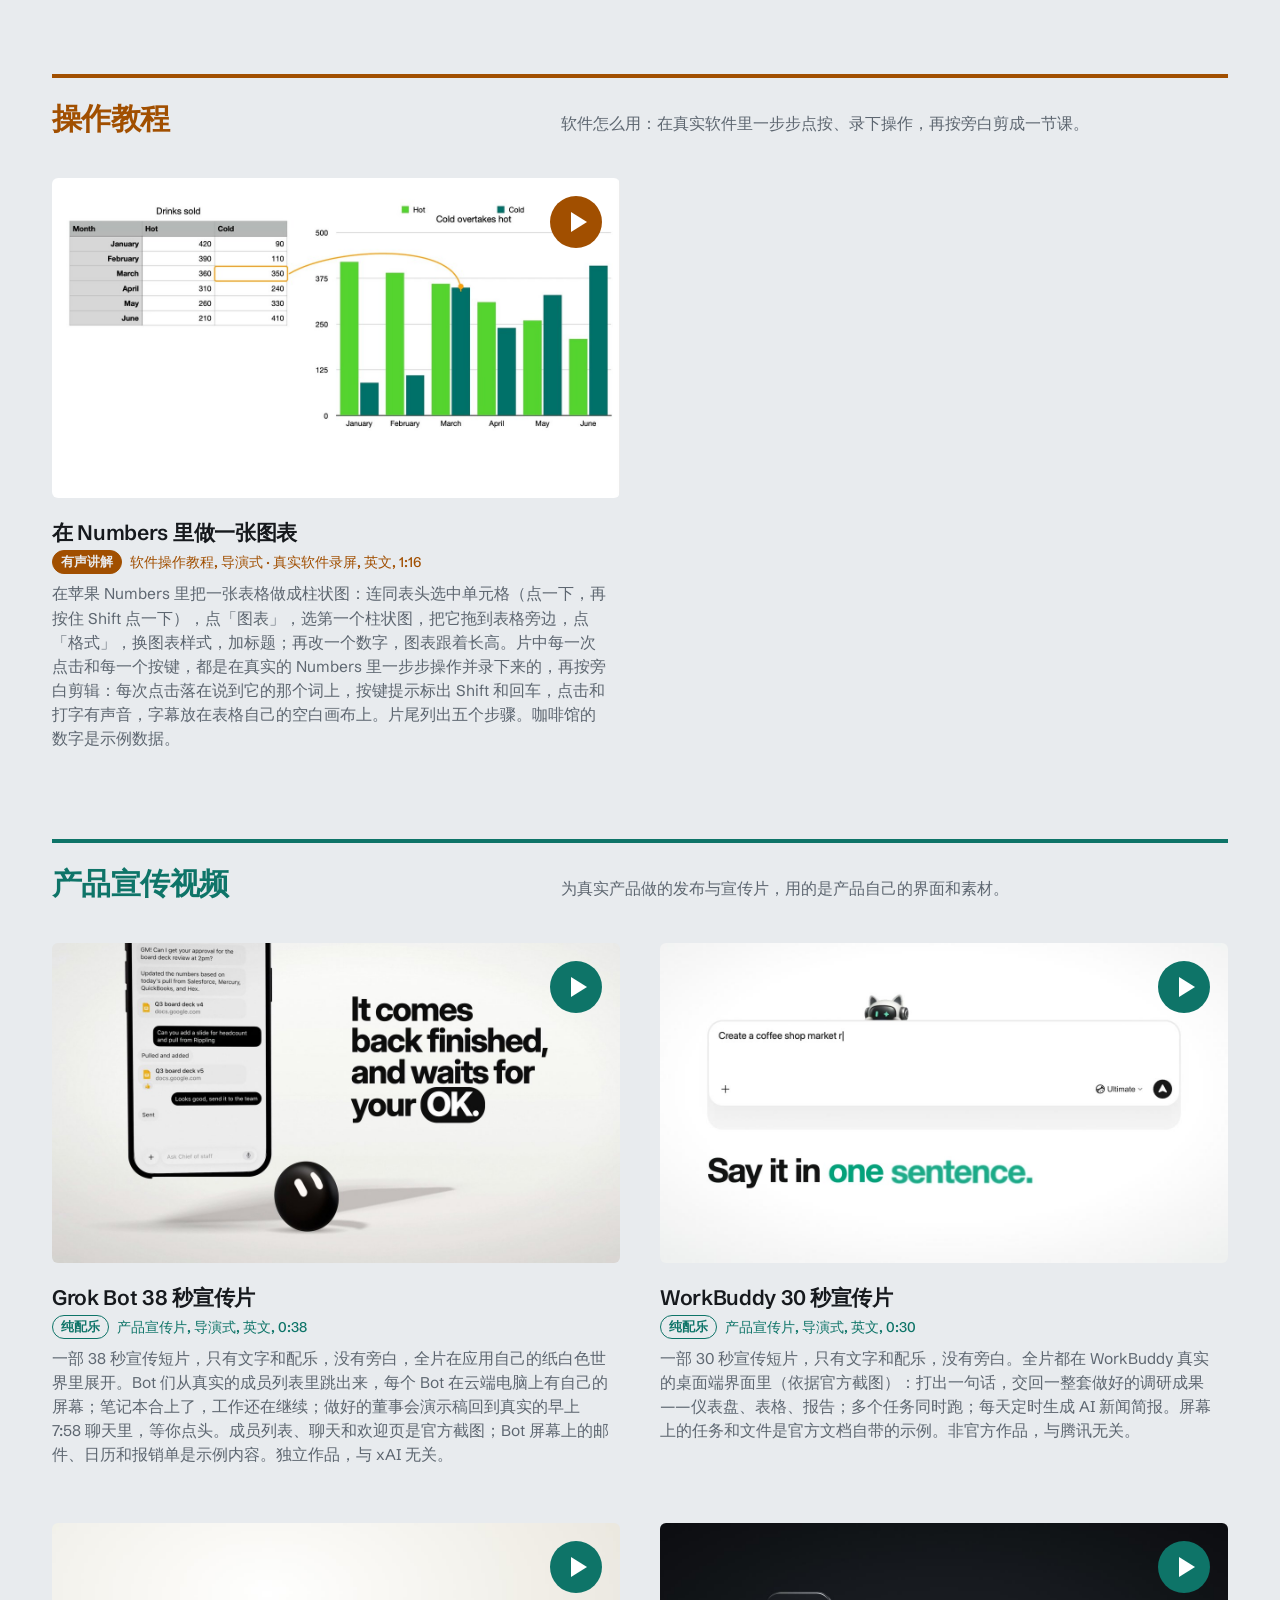
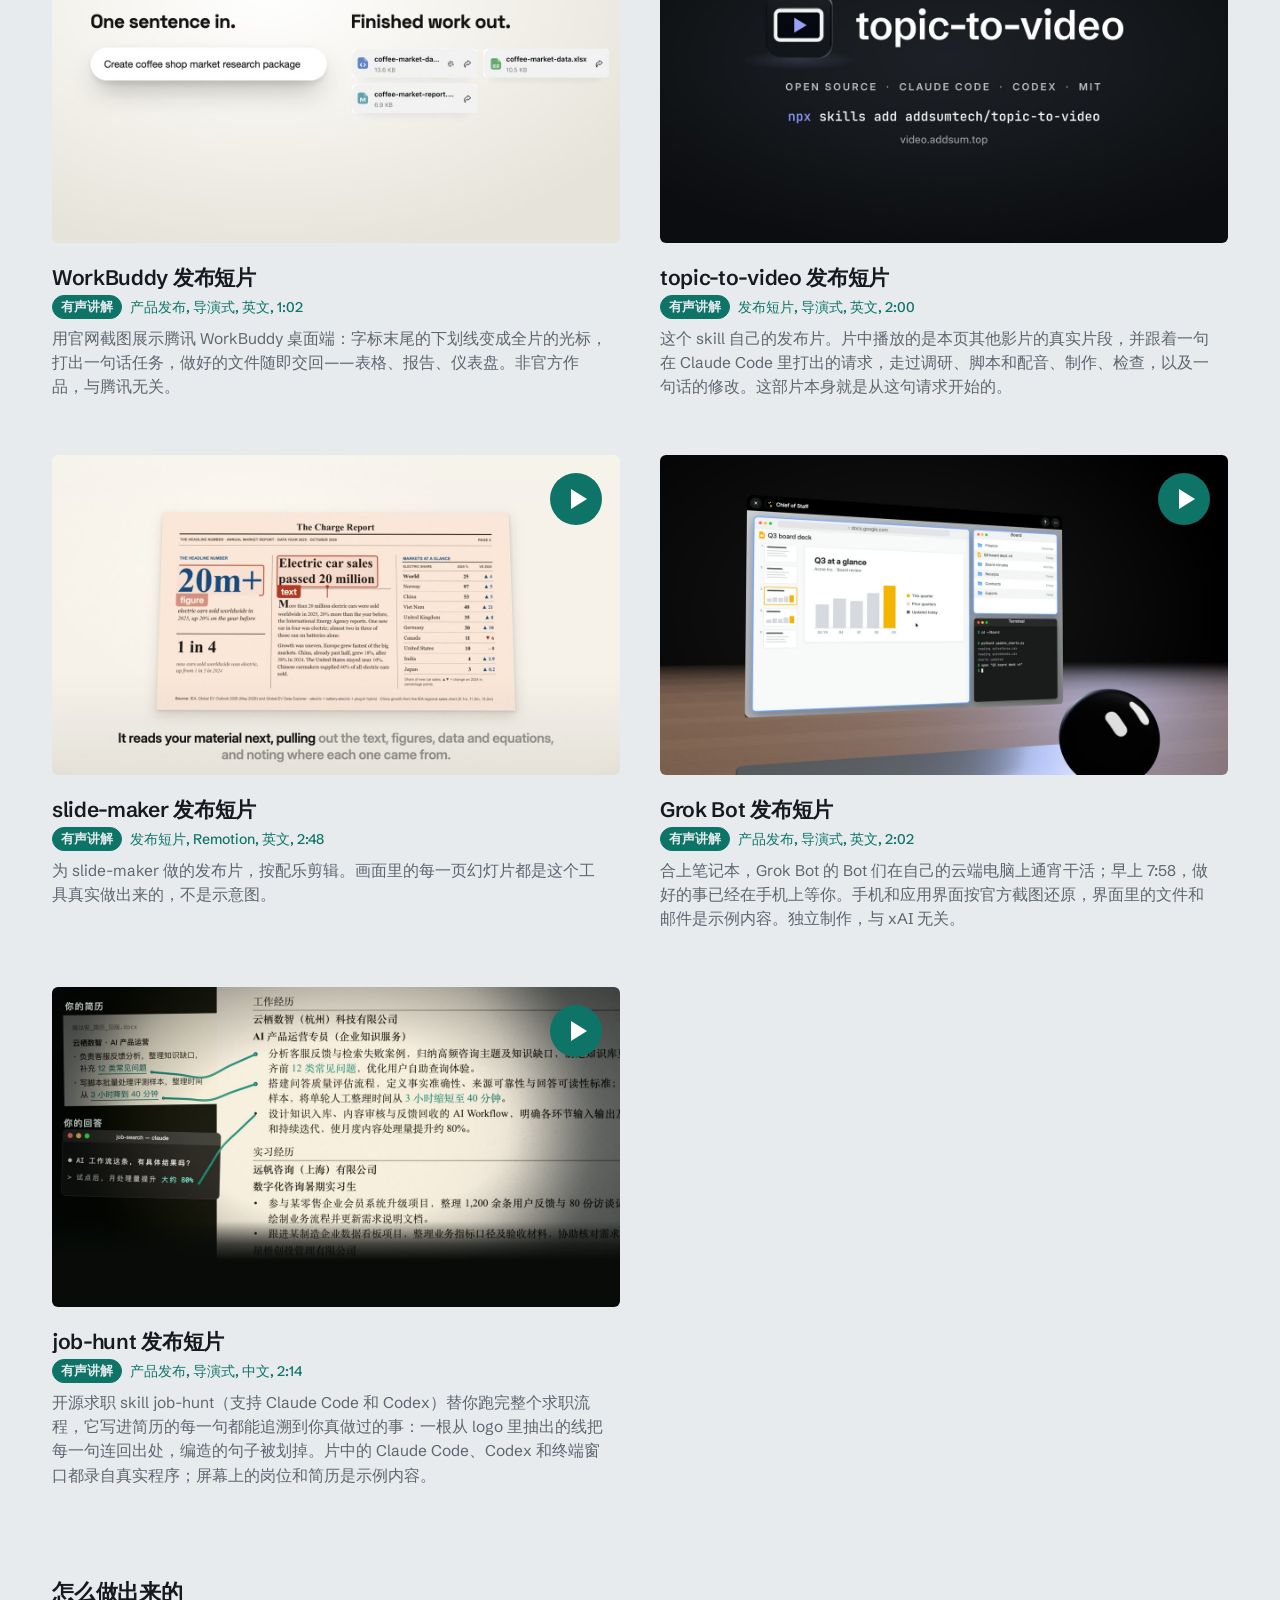
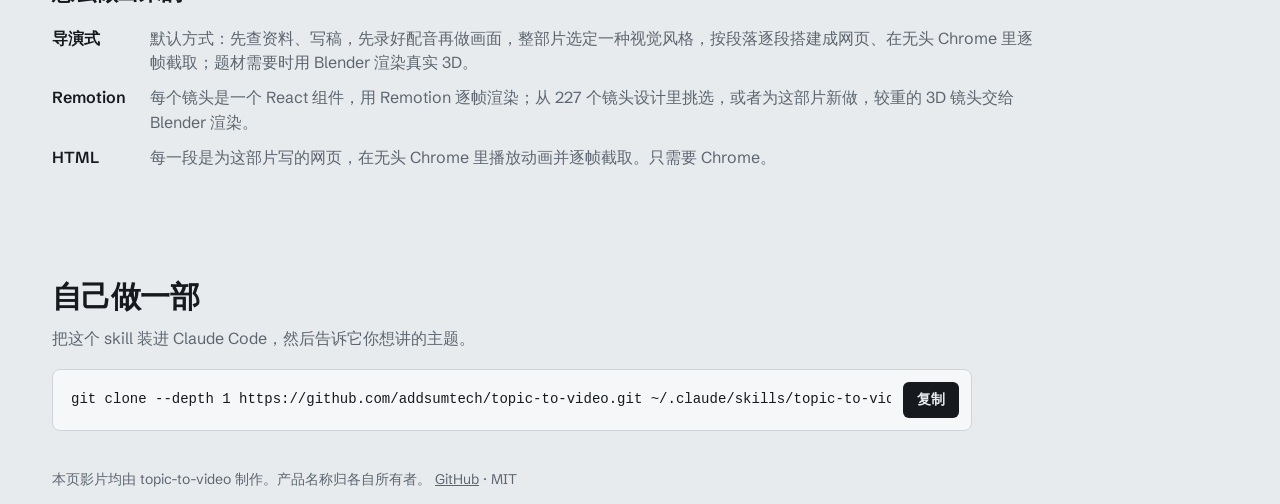
<file: cn/index.html>
<!doctype html>
<html lang="zh-CN">
<head>
<meta charset="utf-8">
<meta name="viewport" content="width=device-width, initial-scale=1">
<title>topic-to-video 影片集</title>
<meta name="description" content="topic-to-video 做的十七部短片。它是一个把任意主题做成配音讲解视频的 AI skill。">
<link rel="canonical" href="https://video.addsum.top/cn/">
<link rel="alternate" hreflang="en" href="https://video.addsum.top/">
<link rel="alternate" hreflang="zh-CN" href="https://video.addsum.top/cn/">
<meta property="og:type" content="website">
<meta property="og:title" content="topic-to-video 影片集">
<meta property="og:description" content="topic-to-video 做的十七部短片。它是一个把任意主题做成配音讲解视频的 AI skill。">
<meta property="og:image" content="https://video.addsum.top/posters/titanic-sinking.jpg?v=84f47f66">
<meta name="twitter:card" content="summary_large_image">
<link rel="icon" href="../favicon.svg" type="image/svg+xml">
<link rel="preconnect" href="https://fonts.googleapis.com">
<link rel="preconnect" href="https://fonts.gstatic.com" crossorigin>
<link href="https://fonts.googleapis.com/css2?family=Schibsted+Grotesk:wght@400;500;600;700&display=swap" rel="stylesheet">
<link rel="stylesheet" href="../site.css">
</head>
<body>
<header class="bar wrap">
  <a class="brand" href="/cn/"><img src="../favicon.svg" alt="" width="28" height="28"><span>topic-to-video</span></a>
  <nav>
    <a href="#explainer">讲解视频</a><a href="#tutorial">操作教程</a><a href="#product">产品宣传视频</a>
    <a class="lang" href="../" hreflang="en">English</a>
    <a class="gh" href="https://github.com/addsumtech/topic-to-video">在 GitHub 查看</a>
  </nav>
</header>
<main>
  <div class="intro wrap">
    <h1>一句话请求做成的影片</h1>
    <p class="lede">每部片都从聊天里的一句请求开始。topic-to-video 查资料、写稿、配音（有旁白的片子）、设计每个镜头并渲染成片，没有一帧是手工做动画。</p>
  </div>
  <nav class="strip" aria-label="Films" style="--n: 17"><a class="frame explainer" href="#titanic-sinking" data-film="titanic-sinking" aria-label="播放: 泰坦尼克号为什么用了 2 小时 40 分钟才沉没"><img src="../posters/titanic-sinking.jpg?v=84f47f66" alt="" width="1280" height="720" loading="eager"></a>
<a class="frame explainer" href="#shenzhen-border-town" data-film="shenzhen-border-town" aria-label="播放: 深圳是怎么从边境小镇变成超大城市的"><img src="../posters/shenzhen-border-town.jpg?v=d1630d3c" alt="" width="1280" height="720" loading="eager"></a>
<a class="frame explainer" href="#diamond-sparkle-3d" data-film="diamond-sparkle-3d" aria-label="播放: 钻石为什么会闪闪发光"><img src="../posters/diamond-sparkle-3d.jpg?v=61339767" alt="" width="1280" height="720" loading="eager"></a>
<a class="frame explainer" href="#falling-cat" data-film="falling-cat" aria-label="播放: 猫为什么总能四脚着地"><img src="../posters/falling-cat.jpg?v=310fdbe5" alt="" width="1280" height="720" loading="eager"></a>
<a class="frame explainer" href="#sky-blue-sunset" data-film="sky-blue-sunset" aria-label="播放: 天空为什么是蓝的，晚霞为什么是红的"><img src="../posters/sky-blue-sunset.jpg?v=2c7e1d2c" alt="" width="1280" height="720" loading="eager"></a>
<a class="frame explainer" href="#camera-lens" data-film="camera-lens" aria-label="播放: 镜头怎样拍出清晰的照片"><img src="../posters/camera-lens.jpg?v=a3ba185c" alt="" width="1280" height="720" loading="eager"></a>
<a class="frame explainer" href="#qr-torn-corner" data-film="qr-torn-corner" aria-label="播放: 二维码撕掉一角为什么还能扫"><img src="../posters/qr-torn-corner.jpg?v=4c7e39ed" alt="" width="1280" height="720" loading="eager"></a>
<a class="frame explainer" href="#mri-explainer" data-film="mri-explainer" aria-label="播放: MRI 是怎么拍出身体内部的"><img src="../posters/mri-explainer.jpg?v=e1149588" alt="" width="1280" height="720" loading="eager"></a>
<a class="frame explainer" href="#anc-headphones" data-film="anc-headphones" aria-label="播放: 主动降噪是怎么回事"><img src="../posters/anc-headphones.jpg?v=d0423178" alt="" width="1280" height="720" loading="eager"></a>
<a class="frame tutorial" href="#numbers-chart-tutorial" data-film="numbers-chart-tutorial" aria-label="播放: 在 Numbers 里做一张图表"><img src="../posters/numbers-chart-tutorial.jpg?v=06f4d6e6" alt="" width="1280" height="720" loading="eager"></a>
<a class="frame product" href="#grok-bot-promo-38s" data-film="grok-bot-promo-38s" aria-label="播放: Grok Bot 38 秒宣传片"><img src="../posters/grok-bot-promo-38s.jpg?v=79ff604d" alt="" width="1280" height="720" loading="eager"></a>
<a class="frame product" href="#workbuddy-promo-30s" data-film="workbuddy-promo-30s" aria-label="播放: WorkBuddy 30 秒宣传片"><img src="../posters/workbuddy-promo-30s.jpg?v=bf23cd24" alt="" width="1280" height="720" loading="eager"></a>
<a class="frame product" href="#workbuddy-promo" data-film="workbuddy-promo" aria-label="播放: WorkBuddy 发布短片"><img src="../posters/workbuddy-promo.jpg?v=80ecd85a" alt="" width="1280" height="720" loading="eager"></a>
<a class="frame product" href="#topic-to-video-promo" data-film="topic-to-video-promo" aria-label="播放: topic-to-video 发布短片"><img src="../posters/topic-to-video-promo.jpg?v=ef1e4c8d" alt="" width="1280" height="720" loading="eager"></a>
<a class="frame product" href="#slide-maker-promo" data-film="slide-maker-promo" aria-label="播放: slide-maker 发布短片"><img src="../posters/slide-maker-promo.jpg?v=3827391f" alt="" width="1280" height="720" loading="eager"></a>
<a class="frame product" href="#grok-bot-explainer" data-film="grok-bot-explainer" aria-label="播放: Grok Bot 发布短片"><img src="../posters/grok-bot-explainer.jpg?v=2e505055" alt="" width="1280" height="720" loading="eager"></a>
<a class="frame product" href="#job-hunt-promo" data-film="job-hunt-promo" aria-label="播放: job-hunt 发布短片"><img src="../posters/job-hunt-promo.jpg?v=38662429" alt="" width="1280" height="720" loading="eager"></a></nav>
  <div class="wrap"><section class="tier explainer" id="explainer" aria-labelledby="explainer-h"><div class="tier-head"><h2 id="explainer-h">讲解视频</h2><p>科普与原理讲解：一个问题，用真实的机制讲清楚，每个数字都有出处。</p></div><div class="films"><article class="film" id="titanic-sinking"><button class="poster" type="button" data-film="titanic-sinking" aria-label="播放: 泰坦尼克号为什么用了 2 小时 40 分钟才沉没"><img src="../posters/titanic-sinking.jpg?v=84f47f66" alt="" width="1280" height="720" loading="lazy"><span class="play" aria-hidden="true"></span></button><h3>泰坦尼克号为什么用了 2 小时 40 分钟才沉没</h3><p class="meta"><span class="tag voice">有声讲解</span>科普讲解, 导演式 · Blender 3D, 英文, 1:49</p><p class="note">冰山撞出的破口加起来只有约 12 平方英尺，散布在船侧约 300 英尺的范围里，却打开了 16 个舱室中的 6 个，而舱室之间的隔墙只修到 E 层或 D 层甲板。船头越沉越低，海水一间接一间地漫过隔墙顶端，流进下一个舱室：从晚上 11:40 撞上冰山到凌晨 2:20 沉没，正是这 2 小时 40 分钟。船是依据 1911 年图纸在 Blender 里建的模型；每个舱室里的水位都依据 1912 年英国的调查报告。</p></article><article class="film" id="shenzhen-border-town"><button class="poster" type="button" data-film="shenzhen-border-town" aria-label="播放: 深圳是怎么从边境小镇变成超大城市的"><img src="../posters/shenzhen-border-town.jpg?v=d1630d3c" alt="" width="1280" height="720" loading="lazy"><span class="play" aria-hidden="true"></span></button><h3>深圳是怎么从边境小镇变成超大城市的</h3><p class="meta"><span class="tag voice">有声讲解</span>科普讲解, 导演式, 中文, 2:10</p><p class="note">1979 年只有 31 万人，到 2025 年底住着 1824 万人。隔着深圳河的香港、1980 年沿河划出的 49 公里经济特区、过河的工厂，以及 1987 年新中国第一次土地拍卖。全片用真实材料讲述：1979 到 2025 年的 Landsat 卫星影像、国际空间站拍摄的夜景和当地的照片，每个数字都有出处。</p></article><article class="film" id="diamond-sparkle-3d"><button class="poster" type="button" data-film="diamond-sparkle-3d" aria-label="播放: 钻石为什么会闪闪发光"><img src="../posters/diamond-sparkle-3d.jpg?v=61339767" alt="" width="1280" height="720" loading="lazy"><span class="play" aria-hidden="true"></span></button><h3>钻石为什么会闪闪发光</h3><p class="meta"><span class="tag voice">有声讲解</span>科普讲解, 导演式 · Blender 3D, 中文, 1:44</p><p class="note">光进入钻石时拐弯，约 24° 的临界角把它困住，背面两次反射把它从顶面送回，色散再把它拆成彩色。每颗钻石都用 Blender 渲染；画面里的火彩是真实的色散：彩色镜头都按钻石对红、绿、蓝光的三个折射率各渲染一遍再合成。</p></article><article class="film" id="falling-cat"><button class="poster" type="button" data-film="falling-cat" aria-label="播放: 猫为什么总能四脚着地"><img src="../posters/falling-cat.jpg?v=310fdbe5" alt="" width="1280" height="720" loading="lazy"><span class="play" aria-hidden="true"></span></button><h3>猫为什么总能四脚着地</h3><p class="meta"><span class="tag voice">有声讲解</span>科普讲解, 导演式, 中文, 2:03</p><p class="note">猫在空中无处借力，却能翻过身来：它把身体折成前后两半，轮流收腿伸腿，总转动始终为零（1969 年的两节圆柱模型）。画面是孔版印刷（risograph）风格：专色油墨、网点和纸张纹理。</p></article><article class="film" id="sky-blue-sunset"><button class="poster" type="button" data-film="sky-blue-sunset" aria-label="播放: 天空为什么是蓝的，晚霞为什么是红的"><img src="../posters/sky-blue-sunset.jpg?v=2c7e1d2c" alt="" width="1280" height="720" loading="lazy"><span class="play" aria-hidden="true"></span></button><h3>天空为什么是蓝的，晚霞为什么是红的</h3><p class="meta"><span class="tag voice">有声讲解</span>科普讲解, 导演式, 中文, 1:37</p><p class="note">瑞利散射把短波长的光撒满整片天空；天为什么不是紫色；傍晚的阳光斜穿过长得多的大气，最后只剩下橙光和红光。</p></article><article class="film" id="camera-lens"><button class="poster" type="button" data-film="camera-lens" aria-label="播放: 镜头怎样拍出清晰的照片"><img src="../posters/camera-lens.jpg?v=a3ba185c" alt="" width="1280" height="720" loading="lazy"><span class="play" aria-hidden="true"></span></button><h3>镜头怎样拍出清晰的照片</h3><p class="meta"><span class="tag voice">有声讲解</span>科普讲解, 导演式, 英文, 2:01</p><p class="note">从一个光点讲起：小孔成像、玻璃让光束一侧变慢而拐弯、一锥光线在镜头后重新会聚，以及为什么只有一个距离能完全清晰。</p></article><article class="film" id="qr-torn-corner"><button class="poster" type="button" data-film="qr-torn-corner" aria-label="播放: 二维码撕掉一角为什么还能扫"><img src="../posters/qr-torn-corner.jpg?v=4c7e39ed" alt="" width="1280" height="720" loading="lazy"><span class="play" aria-hidden="true"></span></button><h3>二维码撕掉一角为什么还能扫</h3><p class="meta"><span class="tag voice">有声讲解</span>科普讲解, 导演式, 中文, 1:45</p><p class="note">码字、里德-所罗门纠错和定位标记，全部演示在一张为本片真实生成的 2 版二维码上。片中每一种撕法，扫得出的和扫不出的，都用真实的解码器验证过。</p></article><article class="film" id="mri-explainer"><button class="poster" type="button" data-film="mri-explainer" aria-label="播放: MRI 是怎么拍出身体内部的"><img src="../posters/mri-explainer.jpg?v=e1149588" alt="" width="1280" height="720" loading="lazy"><span class="play" aria-hidden="true"></span></button><h3>MRI 是怎么拍出身体内部的</h3><p class="meta"><span class="tag voice">有声讲解</span>科普讲解, 导演式 · Blender 3D, 英文, 2:07</p><p class="note">没有 X 射线：人体最多六成是水，每个氢原子核都是一块小磁铁，在 1.5 特斯拉下每秒摆动约 6400 万次；同频的射频脉冲把它们推倒，它们回响的信号就变成了图像。一张真实脑切片的每一行唱出自己的音高，和弦再被拆回各行，重建出这张切片。扫描仪用 Blender 渲染。</p></article><article class="film" id="anc-headphones"><button class="poster" type="button" data-film="anc-headphones" aria-label="播放: 主动降噪是怎么回事"><img src="../posters/anc-headphones.jpg?v=d0423178" alt="" width="1280" height="720" loading="lazy"><span class="play" aria-hidden="true"></span></button><h3>主动降噪是怎么回事</h3><p class="meta"><span class="tag voice">有声讲解</span>科普讲解, Remotion, 英文, 2:43</p><p class="note">声音是被挤压又拉开的空气；反相的波把它抵消；耳机里的两只麦克风，以及它们只有极短的时间窗口。</p></article></div></section><section class="tier tutorial" id="tutorial" aria-labelledby="tutorial-h"><div class="tier-head"><h2 id="tutorial-h">操作教程</h2><p>软件怎么用：在真实软件里一步步点按、录下操作，再按旁白剪成一节课。</p></div><div class="films"><article class="film" id="numbers-chart-tutorial"><button class="poster" type="button" data-film="numbers-chart-tutorial" aria-label="播放: 在 Numbers 里做一张图表"><img src="../posters/numbers-chart-tutorial.jpg?v=06f4d6e6" alt="" width="1280" height="720" loading="lazy"><span class="play" aria-hidden="true"></span></button><h3>在 Numbers 里做一张图表</h3><p class="meta"><span class="tag voice">有声讲解</span>软件操作教程, 导演式 · 真实软件录屏, 英文, 1:16</p><p class="note">在苹果 Numbers 里把一张表格做成柱状图：连同表头选中单元格（点一下，再按住 Shift 点一下），点「图表」，选第一个柱状图，把它拖到表格旁边，点「格式」，换图表样式，加标题；再改一个数字，图表跟着长高。片中每一次点击和每一个按键，都是在真实的 Numbers 里一步步操作并录下来的，再按旁白剪辑：每次点击落在说到它的那个词上，按键提示标出 Shift 和回车，点击和打字有声音，字幕放在表格自己的空白画布上。片尾列出五个步骤。咖啡馆的数字是示例数据。</p></article></div></section><section class="tier product" id="product" aria-labelledby="product-h"><div class="tier-head"><h2 id="product-h">产品宣传视频</h2><p>为真实产品做的发布与宣传片，用的是产品自己的界面和素材。</p></div><div class="films"><article class="film" id="grok-bot-promo-38s"><button class="poster" type="button" data-film="grok-bot-promo-38s" aria-label="播放: Grok Bot 38 秒宣传片"><img src="../posters/grok-bot-promo-38s.jpg?v=79ff604d" alt="" width="1280" height="720" loading="lazy"><span class="play" aria-hidden="true"></span></button><h3>Grok Bot 38 秒宣传片</h3><p class="meta"><span class="tag music">纯配乐</span>产品宣传片, 导演式, 英文, 0:38</p><p class="note">一部 38 秒宣传短片，只有文字和配乐，没有旁白，全片在应用自己的纸白色世界里展开。Bot 们从真实的成员列表里跳出来，每个 Bot 在云端电脑上有自己的屏幕；笔记本合上了，工作还在继续；做好的董事会演示稿回到真实的早上 7:58 聊天里，等你点头。成员列表、聊天和欢迎页是官方截图；Bot 屏幕上的邮件、日历和报销单是示例内容。独立作品，与 xAI 无关。</p></article><article class="film" id="workbuddy-promo-30s"><button class="poster" type="button" data-film="workbuddy-promo-30s" aria-label="播放: WorkBuddy 30 秒宣传片"><img src="../posters/workbuddy-promo-30s.jpg?v=bf23cd24" alt="" width="1280" height="720" loading="lazy"><span class="play" aria-hidden="true"></span></button><h3>WorkBuddy 30 秒宣传片</h3><p class="meta"><span class="tag music">纯配乐</span>产品宣传片, 导演式, 英文, 0:30</p><p class="note">一部 30 秒宣传短片，只有文字和配乐，没有旁白。全片都在 WorkBuddy 真实的桌面端界面里（依据官方截图）：打出一句话，交回一整套做好的调研成果——仪表盘、表格、报告；多个任务同时跑；每天定时生成 AI 新闻简报。屏幕上的任务和文件是官方文档自带的示例。非官方作品，与腾讯无关。</p></article><article class="film" id="workbuddy-promo"><button class="poster" type="button" data-film="workbuddy-promo" aria-label="播放: WorkBuddy 发布短片"><img src="../posters/workbuddy-promo.jpg?v=80ecd85a" alt="" width="1280" height="720" loading="lazy"><span class="play" aria-hidden="true"></span></button><h3>WorkBuddy 发布短片</h3><p class="meta"><span class="tag voice">有声讲解</span>产品发布, 导演式, 英文, 1:02</p><p class="note">用官网截图展示腾讯 WorkBuddy 桌面端：字标末尾的下划线变成全片的光标，打出一句话任务，做好的文件随即交回——表格、报告、仪表盘。非官方作品，与腾讯无关。</p></article><article class="film" id="topic-to-video-promo"><button class="poster" type="button" data-film="topic-to-video-promo" aria-label="播放: topic-to-video 发布短片"><img src="../posters/topic-to-video-promo.jpg?v=ef1e4c8d" alt="" width="1280" height="720" loading="lazy"><span class="play" aria-hidden="true"></span></button><h3>topic-to-video 发布短片</h3><p class="meta"><span class="tag voice">有声讲解</span>发布短片, 导演式, 英文, 2:00</p><p class="note">这个 skill 自己的发布片。片中播放的是本页其他影片的真实片段，并跟着一句在 Claude Code 里打出的请求，走过调研、脚本和配音、制作、检查，以及一句话的修改。这部片本身就是从这句请求开始的。</p></article><article class="film" id="slide-maker-promo"><button class="poster" type="button" data-film="slide-maker-promo" aria-label="播放: slide-maker 发布短片"><img src="../posters/slide-maker-promo.jpg?v=3827391f" alt="" width="1280" height="720" loading="lazy"><span class="play" aria-hidden="true"></span></button><h3>slide-maker 发布短片</h3><p class="meta"><span class="tag voice">有声讲解</span>发布短片, Remotion, 英文, 2:48</p><p class="note">为 slide-maker 做的发布片，按配乐剪辑。画面里的每一页幻灯片都是这个工具真实做出来的，不是示意图。</p></article><article class="film" id="grok-bot-explainer"><button class="poster" type="button" data-film="grok-bot-explainer" aria-label="播放: Grok Bot 发布短片"><img src="../posters/grok-bot-explainer.jpg?v=2e505055" alt="" width="1280" height="720" loading="lazy"><span class="play" aria-hidden="true"></span></button><h3>Grok Bot 发布短片</h3><p class="meta"><span class="tag voice">有声讲解</span>产品发布, 导演式, 英文, 2:02</p><p class="note">合上笔记本，Grok Bot 的 Bot 们在自己的云端电脑上通宵干活；早上 7:58，做好的事已经在手机上等你。手机和应用界面按官方截图还原，界面里的文件和邮件是示例内容。独立制作，与 xAI 无关。</p></article><article class="film" id="job-hunt-promo"><button class="poster" type="button" data-film="job-hunt-promo" aria-label="播放: job-hunt 发布短片"><img src="../posters/job-hunt-promo.jpg?v=38662429" alt="" width="1280" height="720" loading="lazy"><span class="play" aria-hidden="true"></span></button><h3>job-hunt 发布短片</h3><p class="meta"><span class="tag voice">有声讲解</span>产品发布, 导演式, 中文, 2:14</p><p class="note">开源求职 skill job-hunt（支持 Claude Code 和 Codex）替你跑完整个求职流程，它写进简历的每一句都能追溯到你真做过的事：一根从 logo 里抽出的线把每一句连回出处，编造的句子被划掉。片中的 Claude Code、Codex 和终端窗口都录自真实程序；屏幕上的岗位和简历是示例内容。</p></article></div></section></div>
  <section class="how wrap" aria-labelledby="how-h">
    <h2 id="how-h">怎么做出来的</h2>
    <dl><dt>导演式</dt><dd>默认方式：先查资料、写稿，先录好配音再做画面，整部片选定一种视觉风格，按段落逐段搭建成网页、在无头 Chrome 里逐帧截取；题材需要时用 Blender 渲染真实 3D。</dd><dt>Remotion</dt><dd>每个镜头是一个 React 组件，用 Remotion 逐帧渲染；从 227 个镜头设计里挑选，或者为这部片新做，较重的 3D 镜头交给 Blender 渲染。</dd><dt>HTML</dt><dd>每一段是为这部片写的网页，在无头 Chrome 里播放动画并逐帧截取。只需要 Chrome。</dd></dl>
  </section>
  <section class="make wrap" aria-labelledby="make-h">
    <h2 id="make-h">自己做一部</h2>
    <p>把这个 skill 装进 Claude Code，然后告诉它你想讲的主题。</p>
    <div class="cmd"><code>git clone --depth 1 https://github.com/addsumtech/topic-to-video.git ~/.claude/skills/topic-to-video</code><button type="button" class="copy" data-done="已复制">复制</button></div>
  </section>
</main>
<footer class="wrap"><p>本页影片均由 topic-to-video 制作。产品名称归各自所有者。 <a href="https://github.com/addsumtech/topic-to-video">GitHub</a> · MIT</p></footer>
<dialog class="player" aria-labelledby="player-title">
  <div class="screen"><video controls playsinline preload="none"></video></div>
  <div class="caption"><h2 id="player-title"></h2><p></p>
  <button type="button" class="close">关闭</button></div>
</dialog>
<script>window.FILMS = {"titanic-sinking": {"title": "泰坦尼克号为什么用了 2 小时 40 分钟才沉没", "note": "冰山撞出的破口加起来只有约 12 平方英尺，散布在船侧约 300 英尺的范围里，却打开了 16 个舱室中的 6 个，而舱室之间的隔墙只修到 E 层或 D 层甲板。船头越沉越低，海水一间接一间地漫过隔墙顶端，流进下一个舱室：从晚上 11:40 撞上冰山到凌晨 2:20 沉没，正是这 2 小时 40 分钟。船是依据 1911 年图纸在 Blender 里建的模型；每个舱室里的水位都依据 1912 年英国的调查报告。", "src": "../films/titanic-sinking.mp4?v=e64c5ab0", "poster": "../posters/titanic-sinking.jpg?v=84f47f66"}, "shenzhen-border-town": {"title": "深圳是怎么从边境小镇变成超大城市的", "note": "1979 年只有 31 万人，到 2025 年底住着 1824 万人。隔着深圳河的香港、1980 年沿河划出的 49 公里经济特区、过河的工厂，以及 1987 年新中国第一次土地拍卖。全片用真实材料讲述：1979 到 2025 年的 Landsat 卫星影像、国际空间站拍摄的夜景和当地的照片，每个数字都有出处。", "src": "../films/shenzhen-border-town.mp4?v=1897809a", "poster": "../posters/shenzhen-border-town.jpg?v=d1630d3c"}, "diamond-sparkle-3d": {"title": "钻石为什么会闪闪发光", "note": "光进入钻石时拐弯，约 24° 的临界角把它困住，背面两次反射把它从顶面送回，色散再把它拆成彩色。每颗钻石都用 Blender 渲染；画面里的火彩是真实的色散：彩色镜头都按钻石对红、绿、蓝光的三个折射率各渲染一遍再合成。", "src": "../films/diamond-sparkle-3d.mp4?v=d024de92", "poster": "../posters/diamond-sparkle-3d.jpg?v=61339767"}, "falling-cat": {"title": "猫为什么总能四脚着地", "note": "猫在空中无处借力，却能翻过身来：它把身体折成前后两半，轮流收腿伸腿，总转动始终为零（1969 年的两节圆柱模型）。画面是孔版印刷（risograph）风格：专色油墨、网点和纸张纹理。", "src": "../films/falling-cat.mp4?v=8da2a61b", "poster": "../posters/falling-cat.jpg?v=310fdbe5"}, "sky-blue-sunset": {"title": "天空为什么是蓝的，晚霞为什么是红的", "note": "瑞利散射把短波长的光撒满整片天空；天为什么不是紫色；傍晚的阳光斜穿过长得多的大气，最后只剩下橙光和红光。", "src": "../films/sky-blue-sunset.mp4?v=1abcbdfa", "poster": "../posters/sky-blue-sunset.jpg?v=2c7e1d2c"}, "camera-lens": {"title": "镜头怎样拍出清晰的照片", "note": "从一个光点讲起：小孔成像、玻璃让光束一侧变慢而拐弯、一锥光线在镜头后重新会聚，以及为什么只有一个距离能完全清晰。", "src": "../films/camera-lens.mp4?v=78d76470", "poster": "../posters/camera-lens.jpg?v=a3ba185c"}, "qr-torn-corner": {"title": "二维码撕掉一角为什么还能扫", "note": "码字、里德-所罗门纠错和定位标记，全部演示在一张为本片真实生成的 2 版二维码上。片中每一种撕法，扫得出的和扫不出的，都用真实的解码器验证过。", "src": "../films/qr-torn-corner.mp4?v=53596d59", "poster": "../posters/qr-torn-corner.jpg?v=4c7e39ed"}, "mri-explainer": {"title": "MRI 是怎么拍出身体内部的", "note": "没有 X 射线：人体最多六成是水，每个氢原子核都是一块小磁铁，在 1.5 特斯拉下每秒摆动约 6400 万次；同频的射频脉冲把它们推倒，它们回响的信号就变成了图像。一张真实脑切片的每一行唱出自己的音高，和弦再被拆回各行，重建出这张切片。扫描仪用 Blender 渲染。", "src": "../films/mri-explainer.mp4?v=69eb5b3f", "poster": "../posters/mri-explainer.jpg?v=e1149588"}, "anc-headphones": {"title": "主动降噪是怎么回事", "note": "声音是被挤压又拉开的空气；反相的波把它抵消；耳机里的两只麦克风，以及它们只有极短的时间窗口。", "src": "../films/anc-headphones.mp4?v=1efedce9", "poster": "../posters/anc-headphones.jpg?v=d0423178"}, "numbers-chart-tutorial": {"title": "在 Numbers 里做一张图表", "note": "在苹果 Numbers 里把一张表格做成柱状图：连同表头选中单元格（点一下，再按住 Shift 点一下），点「图表」，选第一个柱状图，把它拖到表格旁边，点「格式」，换图表样式，加标题；再改一个数字，图表跟着长高。片中每一次点击和每一个按键，都是在真实的 Numbers 里一步步操作并录下来的，再按旁白剪辑：每次点击落在说到它的那个词上，按键提示标出 Shift 和回车，点击和打字有声音，字幕放在表格自己的空白画布上。片尾列出五个步骤。咖啡馆的数字是示例数据。", "src": "../films/numbers-chart-tutorial.mp4?v=53b77726", "poster": "../posters/numbers-chart-tutorial.jpg?v=06f4d6e6"}, "grok-bot-promo-38s": {"title": "Grok Bot 38 秒宣传片", "note": "一部 38 秒宣传短片，只有文字和配乐，没有旁白，全片在应用自己的纸白色世界里展开。Bot 们从真实的成员列表里跳出来，每个 Bot 在云端电脑上有自己的屏幕；笔记本合上了，工作还在继续；做好的董事会演示稿回到真实的早上 7:58 聊天里，等你点头。成员列表、聊天和欢迎页是官方截图；Bot 屏幕上的邮件、日历和报销单是示例内容。独立作品，与 xAI 无关。", "src": "../films/grok-bot-promo-38s.mp4?v=3fc356a1", "poster": "../posters/grok-bot-promo-38s.jpg?v=79ff604d"}, "workbuddy-promo-30s": {"title": "WorkBuddy 30 秒宣传片", "note": "一部 30 秒宣传短片，只有文字和配乐，没有旁白。全片都在 WorkBuddy 真实的桌面端界面里（依据官方截图）：打出一句话，交回一整套做好的调研成果——仪表盘、表格、报告；多个任务同时跑；每天定时生成 AI 新闻简报。屏幕上的任务和文件是官方文档自带的示例。非官方作品，与腾讯无关。", "src": "../films/workbuddy-promo-30s.mp4?v=dd73f4c9", "poster": "../posters/workbuddy-promo-30s.jpg?v=bf23cd24"}, "workbuddy-promo": {"title": "WorkBuddy 发布短片", "note": "用官网截图展示腾讯 WorkBuddy 桌面端：字标末尾的下划线变成全片的光标，打出一句话任务，做好的文件随即交回——表格、报告、仪表盘。非官方作品，与腾讯无关。", "src": "../films/workbuddy-promo.mp4?v=c67adeae", "poster": "../posters/workbuddy-promo.jpg?v=80ecd85a"}, "topic-to-video-promo": {"title": "topic-to-video 发布短片", "note": "这个 skill 自己的发布片。片中播放的是本页其他影片的真实片段，并跟着一句在 Claude Code 里打出的请求，走过调研、脚本和配音、制作、检查，以及一句话的修改。这部片本身就是从这句请求开始的。", "src": "../films/topic-to-video-promo.mp4?v=ed03a1b8", "poster": "../posters/topic-to-video-promo.jpg?v=ef1e4c8d"}, "slide-maker-promo": {"title": "slide-maker 发布短片", "note": "为 slide-maker 做的发布片，按配乐剪辑。画面里的每一页幻灯片都是这个工具真实做出来的，不是示意图。", "src": "../films/slide-maker-promo.mp4?v=7106f4c9", "poster": "../posters/slide-maker-promo.jpg?v=3827391f"}, "grok-bot-explainer": {"title": "Grok Bot 发布短片", "note": "合上笔记本，Grok Bot 的 Bot 们在自己的云端电脑上通宵干活；早上 7:58，做好的事已经在手机上等你。手机和应用界面按官方截图还原，界面里的文件和邮件是示例内容。独立制作，与 xAI 无关。", "src": "../films/grok-bot-explainer.mp4?v=8d29406d", "poster": "../posters/grok-bot-explainer.jpg?v=2e505055"}, "job-hunt-promo": {"title": "job-hunt 发布短片", "note": "开源求职 skill job-hunt（支持 Claude Code 和 Codex）替你跑完整个求职流程，它写进简历的每一句都能追溯到你真做过的事：一根从 logo 里抽出的线把每一句连回出处，编造的句子被划掉。片中的 Claude Code、Codex 和终端窗口都录自真实程序；屏幕上的岗位和简历是示例内容。", "src": "../films/job-hunt-promo.mp4?v=a214367b", "poster": "../posters/job-hunt-promo.jpg?v=38662429"}};</script>
<script src="../site.js"></script>
</body>
</html>
</file>
<file: site.css>
:root {
  --table: #e8ebee;      /* the viewing table */
  --sheet: #f6f7f8;
  --ink: #16191d;
  --mute: #5d6670;
  --line: #cfd5db;
  --remotion: #3446c9;
  --html: #0e7468;
  --tutorial: #a14f00;
  --tier: var(--ink);
}
@media (prefers-color-scheme: dark) {
  :root:not([data-theme="light"]) {
    --table: #1a1e23; --sheet: #22272d; --ink: #eef1f4; --mute: #a3acb6; --line: #343b43;
    --remotion: #8d9cff; --html: #5cc8b6; --tutorial: #f3a756;
  }
}
* { box-sizing: border-box; }
html { scroll-behavior: smooth; }
@media (prefers-reduced-motion: reduce) { html { scroll-behavior: auto; } }
body {
  margin: 0; background: var(--table); color: var(--ink);
  font-family: "Schibsted Grotesk", "PingFang SC", "Hiragino Sans GB", "Noto Sans SC", system-ui, sans-serif;
  -webkit-font-smoothing: antialiased; line-height: 1.55;
}
a { color: inherit; }
:focus-visible { outline: 2px solid var(--tier); outline-offset: 3px; }
.wrap { max-width: 1240px; margin: 0 auto; padding: 0 32px; }

.bar { display: flex; align-items: center; gap: 24px; padding-top: 22px; padding-bottom: 22px; }
.brand { display: flex; align-items: center; gap: 10px; text-decoration: none; font-weight: 600; font-size: 17px; letter-spacing: -.01em; }
.bar nav { margin-left: auto; display: flex; align-items: center; gap: 22px; font-size: 14px; }
.bar nav a { text-decoration: none; color: var(--mute); }
.bar nav a:hover { color: var(--ink); }
.bar nav .gh { color: var(--ink); border: 1px solid var(--line); padding: 7px 13px; border-radius: 6px; background: var(--sheet); }

.intro { padding-top: 56px; padding-bottom: 36px; }
h1 { margin: 0 0 18px; max-width: 14em; font-size: clamp(36px, 5.4vw, 68px); line-height: 1.04; letter-spacing: -.035em; font-weight: 700; }
.lede { margin: 0; max-width: 40em; font-size: 18px; color: var(--mute); }

/* the strip: one real frame from every film, laid edge to edge like a contact print */
.strip { display: grid; grid-template-columns: repeat(var(--n, 8), minmax(0, 1fr)); gap: 3px; background: var(--ink); padding: 3px 0; }
.strip .frame { position: relative; display: block; aspect-ratio: 16 / 9; overflow: hidden; }
.strip img { width: 100%; height: 100%; object-fit: cover; display: block; transition: transform .35s ease; }
.strip .frame::after { content: ""; position: absolute; left: 0; right: 0; bottom: 0; height: 4px; background: var(--tier); }
.strip .frame:hover img { transform: scale(1.04); }
.remotion { --tier: var(--remotion); }
.html { --tier: var(--html); }

.tier { padding-top: 88px; }
.tier-head { display: grid; grid-template-columns: minmax(0, 5fr) minmax(0, 7fr); gap: 32px; align-items: baseline;
  border-top: 4px solid var(--tier); padding-top: 18px; margin-bottom: 36px; }
.tier-head h2 { margin: 0; font-size: 30px; letter-spacing: -.02em; font-weight: 700; color: var(--tier); }
.tier-head p { margin: 0; max-width: 38em; color: var(--mute); }

.films { display: grid; grid-template-columns: repeat(2, minmax(0, 1fr)); gap: 56px 40px; }
.film h3 { margin: 18px 0 2px; font-size: 21px; letter-spacing: -.015em; font-weight: 600; }
.film .meta { margin: 0 0 8px; font-size: 14px; color: var(--tier); font-weight: 500; }
.film .meta .tag { display: inline-block; margin-right: 8px; padding: 1px 8px; border-radius: 999px; font-size: 12.5px;
  font-weight: 600; line-height: 1.6; vertical-align: 1px; border: 1px solid var(--tier); }
.film .meta .tag.voice { background: var(--tier); color: var(--table); }
.film .meta .tag.music { background: transparent; color: var(--tier); }
.film .note { margin: 0; max-width: 36em; color: var(--mute); font-size: 15.5px; }
.poster { position: relative; display: block; width: 100%; padding: 0; border: 0; border-radius: 6px; overflow: hidden;
  background: var(--ink); cursor: pointer; aspect-ratio: 16 / 9; }
.poster img { width: 100%; height: 100%; object-fit: cover; display: block; }
.poster .play { position: absolute; right: 18px; top: 18px;   /* top right: captions are burned in at the bottom, titles sit top left */ width: 52px; height: 52px; border-radius: 50%;
  background: var(--tier); transition: transform .2s ease; }
.poster .play::after { content: ""; position: absolute; left: 21px; top: 16px; border-style: solid;
  border-width: 10px 0 10px 16px; border-color: transparent transparent transparent #fff; }
.poster:hover .play, .poster:focus-visible .play { transform: scale(1.1); }

.make { padding-top: 104px; padding-bottom: 24px; }
.make h2 { margin: 0 0 6px; font-size: 30px; letter-spacing: -.02em; }
.make p { margin: 0 0 18px; color: var(--mute); }
.cmd { display: flex; align-items: center; gap: 12px; max-width: 920px; background: var(--sheet); border: 1px solid var(--line);
  border-radius: 8px; padding: 12px 12px 12px 18px; }
.cmd code { flex: 1; min-width: 0; overflow-x: auto; white-space: nowrap; font: 14px/1.5 ui-monospace, "SF Mono", Menlo, monospace; }
.copy { flex: none; font: inherit; font-size: 14px; font-weight: 600; padding: 7px 14px; border-radius: 6px; border: 0;
  background: var(--ink); color: var(--table); cursor: pointer; }
footer { padding-top: 48px; padding-bottom: 48px; color: var(--mute); font-size: 14px; }

.player { width: min(1200px, 94vw); max-height: 94vh; padding: 0; border: 0; border-radius: 8px; background: #0d0f12; color: #eef1f4; overflow: auto; }
.player::backdrop { background: rgb(10 12 15 / .82); }
.player .screen { background: #000; }
.player video { display: block; width: 100%; aspect-ratio: 16 / 9; }
.player .caption { display: grid; grid-template-columns: 1fr auto; gap: 4px 24px; padding: 16px 20px 20px; }
.player h2 { margin: 0; font-size: 19px; font-weight: 600; }
.player p { margin: 0; grid-column: 1; color: #a3acb6; font-size: 15px; max-width: 48em; }
.player .close { grid-column: 2; grid-row: 1 / span 2; align-self: start; font: inherit; font-size: 14px; padding: 7px 14px;
  border-radius: 6px; border: 1px solid #3a414a; background: transparent; color: #eef1f4; cursor: pointer; }

@media (max-width: 900px) {
  .strip { grid-template-columns: none; grid-auto-flow: column; grid-auto-columns: 42%; overflow-x: auto; }
  .tier-head { grid-template-columns: 1fr; gap: 10px; }
  .films { grid-template-columns: 1fr; gap: 44px; }
}
@media (max-width: 560px) {
  .wrap { padding-left: 16px; padding-right: 16px; }
  .bar { flex-wrap: wrap; gap: 12px; }
  .bar nav { margin-left: 0; width: 100%; gap: 16px; }
  .bar nav .gh { margin-left: auto; }
  .intro { padding-top: 28px; }
  .lede { font-size: 16px; }
  .tier { padding-top: 64px; }
  .cmd { flex-direction: column; align-items: stretch; }
  .player .caption { grid-template-columns: 1fr; }
  .player .close { grid-column: 1; grid-row: auto; justify-self: start; margin-top: 10px; }
  .poster .play { width: 40px; height: 40px; top: 10px; right: 10px; }
  .poster .play::after { left: 16px; top: 12px; border-width: 8px 0 8px 13px; }
}
@media (prefers-reduced-motion: reduce) {
  .strip img, .poster .play { transition: none; }
}
.explainer { --tier: var(--remotion); }
.product { --tier: var(--html); }
.tutorial { --tier: var(--tutorial); }
.how { padding-top: 88px; }
.how h2 { margin: 0 0 16px; font-size: 22px; letter-spacing: -.01em; }
.how dl { display: grid; grid-template-columns: max-content minmax(0, 1fr); gap: 10px 24px; margin: 0; max-width: 62em; }
.how dt { font-weight: 600; }
.how dd { margin: 0; color: var(--mute); }
@media (max-width: 640px) { .how dl { grid-template-columns: 1fr; gap: 4px; } .how dd { margin-bottom: 10px; } .how { padding-top: 64px; } }
</file>
